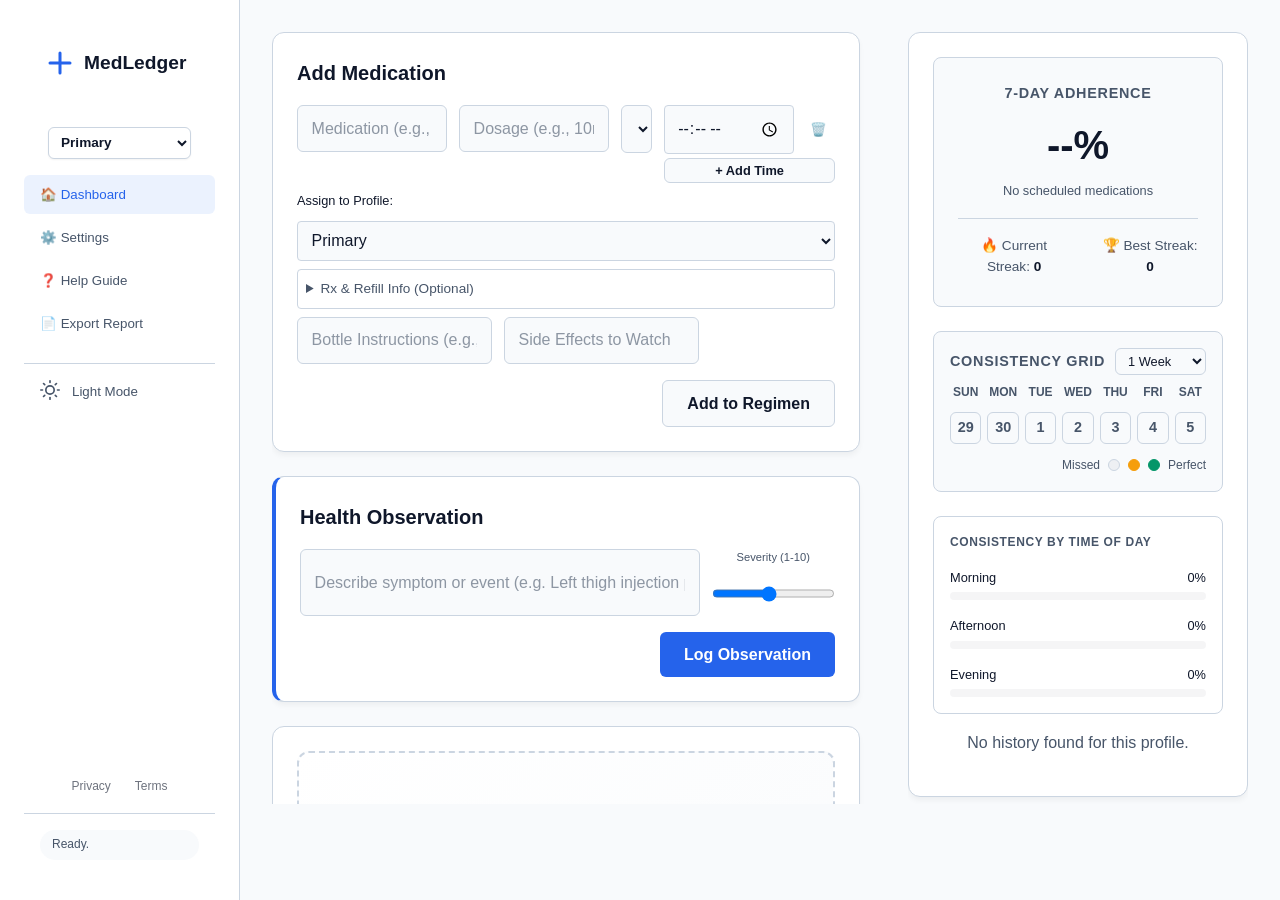
<file: index.html>
<!DOCTYPE html>
<html lang="en">
<head>
    <meta charset="UTF-8">
    <meta name="viewport" content="width=device-width, initial-scale=1.0">
    <meta name="theme-color" content="#18181b">
    <script>
        (function() {
            const savedTheme = localStorage.getItem('theme') || 'dark';
            document.documentElement.setAttribute('data-theme', savedTheme);
        })();
    </script>
    <link rel="stylesheet" href="newstyle.css">
    <link rel="manifest" href="manifest.json">
    <meta name="apple-mobile-web-app-capable" content="yes">
    <meta name="apple-mobile-web-app-status-bar-style" content="black-translucent">
    <meta name="apple-mobile-web-app-title" content="MedLedger">
    <link rel="apple-touch-icon" href="/icon.png">
    <meta http-equiv="Content-Security-Policy" content="default-src 'self'; script-src 'self' 'unsafe-inline' https://accounts.google.com; style-src 'self' 'unsafe-inline' https://fonts.googleapis.com; font-src 'self' https://fonts.gstatic.com; connect-src 'self' https://www.googleapis.com https://www.wikidata.org https://api.fda.gov https://accounts.google.com; img-src 'self' data:; frame-src https://accounts.google.com; worker-src 'self'; child-src https://accounts.google.com; object-src 'none';">
    <title>MedLedger</title>
</head>
<body>
    <div class="app-shell">
        <aside class="sidebar-nav">
            <div class="sidebar-brand-container">
                <div class="sidebar-brand" style="padding: 0;">
                    <svg width="24" height="24" viewBox="0 0 24 24" fill="none" stroke="var(--accent-color)" stroke-width="3" stroke-linecap="round" stroke-linejoin="round">
                        <path d="M12 2v20M2 12h20"/>
                    </svg>
                    <span>MedLedger</span>
                </div>
                <select id="global-profile-sidebar" class="global-profile-select">
                    <option value="Primary">Primary</option>
                </select>
            </div>
            
            <nav style="padding-top: 1rem;">
                <button id="nav-dashboard" class="nav-item active">🏠 Dashboard</button>
                <button id="nav-dev-mode-btn" class="nav-item nav-dev-mode-btn" style="display: none;">🛠 Dev Mode</button>
                <button id="nav-settings-toggle" class="nav-item">⚙️ Settings</button>
                <button id="nav-help-toggle" class="nav-item">❓ Help Guide</button>
                <button id="nav-export-report" class="nav-item">📄 Export Report</button>
                
                <button class="nav-item theme-toggle-btn" aria-label="Toggle Theme" style="display: flex; align-items: center; gap: 0.75rem; margin-top: 1rem; padding-top: 1rem; border-top: 1px solid var(--border-color); border-radius: 0;">
                    <span class="theme-icon-slot"></span>
                    <span class="theme-text-slot">Theme</span>
                </button>
            </nav>
            <div style="margin-top: auto; display: flex; flex-direction: column;">
                <div style="display: flex; justify-content: center; gap: 1.5rem; padding-bottom: 1rem; font-size: 0.75rem;">
                    <a href="privacy.html" class="legal-link">Privacy</a>
                    <a href="terms.html" class="legal-link">Terms</a>
                </div>
                <div id="sidebar-status-container" style="padding: 1rem; border-top: 1px solid var(--border-color);">
                    <div id="sidebar-status" class="status-indicator">Initializing...</div>
                </div>
            </div>
        </aside>

        <header class="app-header">
            <div class="header-content">
                <div class="header-branding">
                    <h1>MedLedger</h1>
                </div>

                <div class="header-restricted-zone">
                    <div class="nav-dev-mode-btn" style="display: none;">
                        <button id="header-dev-mode-toggle" aria-label="Toggle Dev Mode" class="icon-btn" style="color: var(--danger-color);">
                            <svg width="20" height="20" viewBox="0 0 24 24" fill="none" stroke="currentColor" stroke-width="2" stroke-linecap="round" stroke-linejoin="round">
                                <path d="M10.29 3.86L1.82 18a2 2 0 0 0 1.71 3h16.94a2 2 0 0 0 1.71-3L13.71 3.86a2 2 0 0 0-3.42 0z"></path>
                                <line x1="12" y1="9" x2="12" y2="13"></line>
                                <line x1="12" y1="17" x2="12.01" y2="17"></line>
                            </svg>
                        </button>
                    </div>
                </div>

                <div class="header-controls">
                    <button id="header-help-toggle" aria-label="Help" class="icon-btn">
                        <svg width="20" height="20" viewBox="0 0 24 24" fill="none" stroke="currentColor" stroke-width="2" stroke-linecap="round" stroke-linejoin="round">
                            <circle cx="12" cy="12" r="10"></circle>
                            <path d="M9.09 9a3 3 0 0 1 5.83 1c0 2-3 3-3 3"></path>
                            <line x1="12" y1="17" x2="12.01" y2="17"></line>
                        </svg>
                    </button>
                    <button aria-label="Toggle Theme" class="icon-btn theme-toggle-btn">
                        <span class="theme-icon-slot"></span>
                    </button>
                    <button id="settings-toggle" aria-label="Settings" class="icon-btn">
                        <svg width="20" height="20" viewBox="0 0 24 24" fill="none" stroke="currentColor" stroke-width="2" stroke-linecap="round" stroke-linejoin="round">
                            <circle cx="12" cy="12" r="3"></circle>
                            <path d="M19.4 15a1.65 1.65 0 0 0 .33 1.82l.06.06a2 2 0 0 1 0 2.83 2 2 0 0 1-2.83 0l-.06-.06a1.65 1.65 0 0 0-1.82-.33 1.65 1.65 0 0 0-1 1.51V21a2 2 0 0 1-2 2 2 2 0 0 1-2-2v-.09A1.65 1.65 0 0 0 9 19.4a1.65 1.65 0 0 0-1.82.33l-.06.06a2 2 0 0 1 0-2.83 2 2 0 0 1 2.83 0l.06.06a1.65 1.65 0 0 0 1.82.33H9a1.65 1.65 0 0 0 1-1.51V3a2 2 0 0 1 2-2 2 2 0 0 1 2 2v.09a1.65 1.65 0 0 0 1 1.51 1.65 1.65 0 0 0 1.82-.33l.06-.06a2 2 0 0 1 2.83 0 2 2 0 0 1 0 2.83l-.06.06a1.65 1.65 0 0 0-.33 1.82V9a1.65 1.65 0 0 0 1.51 1H21a2 2 0 0 1 2 2 2 2 0 0 1-2 2h-.09a1.65 1.65 0 0 0-1.51 1z"></path>
                        </svg>
                    </button>
                    <div id="status-bar" class="status-indicator" style="display: none;"></div>
                </div>
            </div>
        </header>

        <main id="app">
            <div class="main-content-area">
                <div class="mobile-utility-bar">
                    <div class="mobile-utility-row">
                        <select id="global-profile-mobile" class="global-profile-select">
                            <option value="Primary">Primary</option>
                        </select>
                        <div id="status-bar-mobile" class="status-indicator">Initializing...</div>
                    </div>
                </div>

                <section id="med-config" class="card">
                    <h2>Add Medication</h2>
                    <form id="add-med-form">
                        <div class="inline-form" style="margin-bottom: 0.5rem; align-items: flex-start;">
                            <input type="text" id="new-med-name" placeholder="Medication (e.g., Lisinopril)" required style="flex: 1.5;">
                            <input type="text" id="new-med-dose" placeholder="Dosage (e.g., 10mg)" required style="flex: 1;">
                            <select id="new-med-freq" required style="flex: 1.5;">
                                <option value="Daily" selected>Daily</option>
                                <option value="Morning">Morning</option>
                                <option value="Night">Night</option>
                                <option value="Weekly">Weekly</option>
                                <option value="As Needed">As Needed (PRN)</option>
                                <option value="Specific Days">Specific Days</option>
                                <option value="Cyclic">Cyclic (On/Off)</option>
                            </select>
                            <div style="display: flex; flex-direction: column; gap: 0.25rem; flex: 1;">
                                <div id="new-med-times-container" style="display: flex; flex-direction: column; gap: 0.25rem;">
    <!-- Wrap the default input in a flex row with a remove button -->
    <div style="display: flex; gap: 0.5rem; align-items: center;">
        <input type="time" class="time-input" style="flex: 1; padding: 0.75rem; border: 1px solid var(--border-color); border-radius: 4px; background-color: var(--bg-primary); color: var(--text-primary); font-family: inherit;">
        <button type="button" class="icon-btn" style="color: var(--danger-color);" onclick="this.parentElement.remove()" aria-label="Remove time">🗑️</button>
    </div>
</div>
                                <button type="button" id="btn-add-time" class="btn btn-secondary" style="padding: 0.25rem; font-size: 0.8rem;">+ Add Time</button>
                            </div>
                        </div>

                        <div id="new-med-specific-days" style="display: none; margin-bottom: 0.5rem; flex: 100%;">
                            <label class="form-label" style="font-size: 0.8rem; margin-bottom: 0.25rem; display: block;">Select Days:</label>
                            <div class="days-picker" style="display: flex; gap: 0.5rem; flex-wrap: wrap; background: var(--bg-primary); padding: 0.5rem; border: 1px solid var(--border-color); border-radius: 4px;">
                                <label><input type="checkbox" name="new-med-days" value="0"> Sun</label>
                                <label><input type="checkbox" name="new-med-days" value="1"> Mon</label>
                                <label><input type="checkbox" name="new-med-days" value="2"> Tue</label>
                                <label><input type="checkbox" name="new-med-days" value="3"> Wed</label>
                                <label><input type="checkbox" name="new-med-days" value="4"> Thu</label>
                                <label><input type="checkbox" name="new-med-days" value="5"> Fri</label>
                                <label><input type="checkbox" name="new-med-days" value="6"> Sat</label>
                            </div>
                        </div>

                        <div id="new-med-cyclic" style="display: none; margin-bottom: 0.5rem; gap: 0.5rem; flex: 100%;">
                            <div style="flex: 1;">
                                <label class="form-label" style="font-size: 0.8rem;">Days On</label>
                                <input type="number" id="new-med-cycle-on" placeholder="e.g. 21" style="width: 100%; padding: 0.5rem; background: var(--bg-primary); border: 1px solid var(--border-color); border-radius: 4px; color: var(--text-primary);">
                            </div>
                            <div style="flex: 1;">
                                <label class="form-label" style="font-size: 0.8rem;">Days Off</label>
                                <input type="number" id="new-med-cycle-off" placeholder="e.g. 7" style="width: 100%; padding: 0.5rem; background: var(--bg-primary); border: 1px solid var(--border-color); border-radius: 4px; color: var(--text-primary);">
                            </div>
                            <div style="flex: 1;">
                                <label class="form-label" style="font-size: 0.8rem;">Cycle Start Date</label>
                                <input type="date" id="new-med-cycle-start" style="width: 100%; padding: 0.5rem; background: var(--bg-primary); border: 1px solid var(--border-color); border-radius: 4px; color: var(--text-primary);">
                            </div>
                        </div>

                        <div class="form-group" style="margin-bottom: 0.5rem;">
                            <label class="form-label" style="font-size: 0.8rem; margin-bottom: 0.25rem; display: block;">Assign to Profile:</label>
                            <select id="new-med-profile" style="width: 100%; padding: 0.6rem; background: var(--bg-primary); border: 1px solid var(--border-color); border-radius: 4px; color: var(--text-primary);">
                                <option value="Primary">Primary</option>
                                <option value="ADD_NEW">+ Create New Profile...</option>
                            </select>
                        </div>

                        <details style="margin-bottom: 0.5rem; border: 1px solid var(--border-color); padding: 0.5rem; border-radius: 4px; background: var(--bg-surface);">
                            <summary style="cursor: pointer; font-size: 0.85rem; color: var(--text-secondary); font-weight: 500; user-select: none;">Rx & Refill Info (Optional)</summary>
                            <div class="inline-form" style="margin-top: 0.75rem;">
                                <input type="text" id="new-med-rx" placeholder="Rx Number" style="flex: 1; font-size: 0.9rem; padding: 0.6rem;">
                                <input type="text" id="new-med-doctor" placeholder="Doctor Name" style="flex: 1; font-size: 0.9rem; padding: 0.6rem;">
                                <input type="tel" id="new-med-phone" placeholder="Pharmacy Phone" style="flex: 1; font-size: 0.9rem; padding: 0.6rem;">
                            </div>
                        </details>

                        <div class="inline-form" style="margin-bottom: 0.5rem;">
                            <input type="text" id="new-med-instructions" placeholder="Bottle Instructions (e.g., Take with food)" style="flex: 2;">
                            <input type="text" id="new-med-side-effects" placeholder="Side Effects to Watch" style="flex: 2;">
                            <div style="display:flex; flex:1.5; gap:0.5rem;">
                                <input type="number" id="new-med-inventory" placeholder="Initial Count" min="0" style="flex: 1; display: none;">
                                <input type="number" id="new-med-prescribed-qty" placeholder="Typical Qty (e.g. 30)" min="1" style="flex: 1; display: none; background:var(--bg-primary); border:1px solid var(--border-color); border-radius:4px; color:var(--text-primary); padding:0.75rem;">
                            </div>
                        </div>
                        <div class="action-group" style="justify-content: flex-end;">
                            <button type="submit" class="btn btn-secondary">Add to Regimen</button>
                        </div>
                    </form>
                </section>

                <section id="health-observations" class="card" style="border-left: 4px solid var(--accent-color);">
                    <h2>Health Observation</h2>
                    <form id="obs-form">
                        <div class="inline-form" style="margin-bottom: 1rem;">
                            <input type="text" id="obs-text" placeholder="Describe symptom or event (e.g. Left thigh injection pain)" required style="flex: 3;">
                            <div style="flex: 1; display: flex; flex-direction: column; gap: 0.25rem;">
                                <label style="font-size: 0.7rem; color: var(--text-secondary); text-align: center;">Severity (1-10)</label>
                                <input type="range" id="obs-severity" min="1" max="10" value="5" style="width: 100%;">
                            </div>
                        </div>
                        <div class="action-group" style="justify-content: flex-end;">
                            <button type="submit" class="btn btn-primary">Log Observation</button>
                        </div>
                    </form>
                </section>
                
                <div class="tab-navigation" style="justify-content: flex-start; align-items: center;">
                    <button id="tab-today" class="tab-btn active">Today's Regimen</button>
                    <button id="tab-history" class="tab-btn">History Log</button>
                </div>

                <section id="daily-schedule" class="card tab-view active-view">
                    <form id="med-form">
                        <div id="checklist-container" class="checklist"></div>
                        <div class="datetime-override">
                            <label for="manual-time" class="override-label">Time Taken (Leave blank for 'Now'):</label>
                            <input type="datetime-local" id="manual-time">
                        </div>
                        <div class="action-group">
                            <button type="button" id="btn-submit-selected" class="btn btn-secondary">Log Selected</button>
                            <button type="button" id="btn-submit-all" class="btn btn-primary">Log All Medications</button>
                        </div>
                    </form>
                </section>
            </div>

            <div class="side-content-area">
                <section id="log-history" class="card tab-view hidden-view">
                    <div id="adherence-dashboard" style="background-color: var(--bg-primary); border: 1px solid var(--border-color); border-radius: 8px; padding: 1.5rem; margin-bottom: 1.5rem; text-align: center; display: flex; flex-direction: column; align-items: center; position: relative;">
                        <h3 style="margin: 0; font-size: 0.9rem; color: var(--text-secondary); text-transform: uppercase; letter-spacing: 0.05em;">7-Day Adherence</h3>
                        <div id="adherence-score" style="font-size: 2.5rem; font-weight: bold; color: var(--text-primary); margin-top: 0.5rem;">--%</div>
                        <div id="adherence-subtext" style="font-size: 0.8rem; color: var(--text-secondary); margin-top: 0.25rem;">Calculating...</div>
                        <div class="streak-stats" style="display: flex; justify-content: center; gap: 2rem; width: 100%; margin-top: 1rem; padding-top: 1rem; border-top: 1px solid var(--border-color); font-size: 0.85rem; color: var(--text-secondary);">
                            <div style="margin-bottom: 0.25rem;">🔥 Current Streak: <strong id="current-streak" style="color: var(--text-primary);">0</strong></div>
                            <div>🏆 Best Streak: <strong id="longest-streak" style="color: var(--text-primary);">0</strong></div>
                        </div>
                    </div>

                    <div id="heatmap-container" style="background-color: var(--bg-primary); border: 1px solid var(--border-color); border-radius: 8px; padding: 1rem; margin-bottom: 1.5rem;">
                        <div style="display: flex; justify-content: space-between; align-items: center; margin-bottom: 0.5rem;">
                            <h3 style="margin: 0; font-size: 0.9rem; color: var(--text-secondary); text-transform: uppercase; letter-spacing: 0.05em;">Consistency Grid</h3>
                            <select id="heatmap-range" style="width: auto; padding: 0.25rem 0.5rem; font-size: 0.8rem; border-color: var(--border-color);">
                                <option value="7" selected>1 Week</option>
                                <option value="30">1 Month</option>
                                <option value="90">3 Months</option>
                            </select>
                        </div>
                        <div id="heatmap-grid" class="heatmap-grid"></div>
                        <div id="heatmap-details" style="display:none; padding: 1rem; margin-top: 1rem; background: var(--bg-surface); border: 1px solid var(--border-color); border-radius: 6px; font-size: 0.9rem;"></div>
                        <div style="display: flex; justify-content: flex-end; align-items: center; gap: 0.5rem; margin-top: 0.75rem; font-size: 0.75rem; color: var(--text-secondary);">
                            <span>Missed</span>
                            <div class="heatmap-cell level-0" style="width: 12px; height: 12px; min-width: auto; min-height: auto;"></div>
                            <div class="heatmap-cell level-1" style="width: 12px; height: 12px; min-width: auto; min-height: auto;"></div>
                            <div class="heatmap-cell level-2" style="width: 12px; height: 12px; min-width: auto; min-height: auto;"></div>
                            <span>Perfect</span>
                        </div>
                    </div>
                    <div id="analytics-insights" class="insights-grid"></div>            
                    <ul id="history-list" class="history-feed"></ul>
                </section>
            </div>
            
            <div class="mobile-legal-footer" style="grid-column: 1 / -1; padding: 1rem 0; display: flex; justify-content: center; gap: 2rem; font-size: 0.85rem; border-top: 1px solid var(--border-color); margin-top: 1rem;">
                <a href="privacy.html" class="legal-link">Privacy Policy</a>
                <a href="terms.html" class="legal-link">Terms of Service</a>
            </div>
        </main>
    </div>

    <dialog id="settings-modal" class="card modal" style="max-height: 90vh; overflow-y: auto;">
        <h2>System Settings</h2>
        <div class="checklist" style="margin-bottom: 2rem;">
            <label class="med-item" style="cursor:pointer; margin-bottom: 0.5rem;">
                <input type="checkbox" id="toggle-babysitter" class="med-checkbox">
                <span class="med-details">
                    <span class="med-name">No Babysitter Mode</span>
                    <span class="med-dose">Disables all confirmation dialogs for deletions.</span>
                </span>
            </label>
            <label class="med-item" style="cursor:pointer; margin-bottom: 0.5rem;">
                <input type="checkbox" id="toggle-expert" class="med-checkbox">
                <span class="med-details">
                    <span class="med-name">Expert Mode</span>
                    <span class="med-dose">Double-click to instantly log a med. Ctrl+Enter to batch log.</span>
                </span>
            </label>
            <label class="med-item" style="cursor:pointer; margin-bottom: 0.5rem;">
                <input type="checkbox" id="toggle-reminders" class="med-checkbox">
                <span class="med-details">
                    <span class="med-name">Enable Local Reminders</span>
                    <span class="med-dose">Triggers native push notifications for scheduled items.</span>
                </span>
            </label>
            <label class="med-item" style="cursor:pointer;">
                <input type="checkbox" id="toggle-inventory" class="med-checkbox">
                <span class="med-details">
                    <span class="med-name">Enable Pill Tracker</span>
                    <span class="med-dose">Tracks remaining pills and warns when inventory is low.</span>
                </span>
            </label>
            <label class="med-item" style="cursor:pointer; margin-bottom: 0.5rem;">
                <input type="checkbox" id="toggle-lookup" class="med-checkbox">
                <span class="med-details">
                    <span class="med-name">Enable Clinical Lookups</span>
                    <span class="med-dose">Auto-fetches drug info from OpenFDA/Wikidata when adding meds.</span>
                </span>
            </label>
        </div>

        <div style="border-top: 1px solid var(--border-color); padding-top: 1rem; margin-top: 1rem;">
            <button type="button" id="btn-launch-theme-creator" class="btn btn-secondary" style="width:100%; position:relative; overflow:hidden; display:flex; align-items:center; justify-content:center; gap:0.75rem;">
                <div id="theme-btn-preview" style="position:absolute; bottom:0; left:0; width:100%; height:4px; opacity:0.8;"></div>
                🎨 Launch Theme Creator
            </button>
        </div>

        <div style="border-top: 1px solid var(--border-color); padding-top: 1.5rem; margin-top: 1.5rem; margin-bottom: 2rem;">
            <h3 style="font-size: 1rem; margin-bottom: 1rem; color: var(--danger-color); display: flex; align-items: center; gap: 0.5rem;">
                <svg width="18" height="18" viewBox="0 0 24 24" fill="none" stroke="currentColor" stroke-width="2" stroke-linecap="round" stroke-linejoin="round"><path d="M10.29 3.86L1.82 18a2 2 0 0 0 1.71 3h16.94a2 2 0 0 0 1.71-3L13.71 3.86a2 2 0 0 0-3.42 0z"></path><line x1="12" y1="9" x2="12" y2="13"></line><line x1="12" y1="17" x2="12.01" y2="17"></line></svg>
                Advanced / Testing
            </h3>
            <label class="med-item" style="cursor:pointer; margin-bottom: 0.5rem; border: 1px solid var(--border-color);">
                <input type="checkbox" id="toggle-dev-menu" class="med-checkbox" style="accent-color: var(--danger-color);">
                <span class="med-details">
                    <span class="med-name">Enable Developer Sandbox</span>
                    <span class="med-dose">Shows the Dev Mode toggle in the navigation menu.</span>
                </span>
            </label>
            <div id="dev-menu-warning" style="display: none; padding: 1rem; background: rgba(239, 68, 68, 0.05); border: 1px solid var(--danger-color); border-radius: 8px; margin-left: 2.5rem; margin-bottom: 1rem;">
                <label style="display: flex; align-items: flex-start; gap: 0.75rem; cursor: pointer;">
                    <input type="checkbox" id="confirm-dev-mode" class="med-checkbox" style="margin: 0; width: 1.5rem; height: 1.5rem; accent-color: var(--danger-color);">
                    <span style="font-size: 0.85rem; color: var(--text-primary); line-height: 1.4;">
                        I understand that activating Dev Mode overwrites the active view with <strong>fake, procedurally generated data</strong> for testing purposes.
                    </span>
                </label>
            </div>
        </div>
        
        <form id="vault-auth-form" class="vault-section" style="border-top: 1px solid var(--border-color); padding-top: 1.5rem;" onsubmit="event.preventDefault();">
            <h2>The Data Vault</h2>
            <p style="font-size: 0.875rem; color: var(--text-secondary); margin-bottom: 1rem;">Set a password to encrypt data locally before syncing or exporting.</p>
            <input type="text" name="username" autocomplete="username" value="MedLedger_Vault" style="position: absolute; width: 1px; height: 1px; opacity: 0; pointer-events: none;" tabindex="-1">
            <div class="form-group vault-input-wrapper">
                <input type="password" id="vault-password" name="password" placeholder="Encryption Password" autocomplete="current-password">
                <button type="button" id="btn-peek-password" class="icon-btn peek-btn" aria-label="Peek at Password">
                    <svg id="peek-icon" width="20" height="20" viewBox="0 0 24 24" fill="none" stroke="currentColor" stroke-width="2" stroke-linecap="round" stroke-linejoin="round">
                        <path d="M1 12s4-8 11-8 11 8 11 8-4 8-11 8-11-8-11-8z"></path>
                        <circle cx="12" cy="12" r="3"></circle>
                    </svg>
                </button>
            </div>
            <div id="session-lock-controls" style="display: none; justify-content: space-between; align-items: center; margin-top: 0.5rem; padding: 0.5rem; background: rgba(16, 185, 129, 0.1); border-radius: 4px; border: 1px solid var(--success-color);">
                <span style="font-size: 0.85rem; color: var(--success-color); display: flex; align-items: center; gap: 0.5rem;">
                    <svg width="16" height="16" viewBox="0 0 24 24" fill="none" stroke="currentColor" stroke-width="2" stroke-linecap="round" stroke-linejoin="round"><rect x="3" y="11" width="18" height="11" rx="2" ry="2"></rect><path d="M7 11V7a5 5 0 0 1 10 0v4"></path></svg>
                    Vault Unlocked
                </span>
                <button type="button" id="btn-lock-vault" class="btn btn-secondary" style="padding: 0.25rem 0.75rem; font-size: 0.8rem;">Lock Now</button>
            </div>
            <div style="margin-top: 1.5rem; padding: 1rem; background: rgba(0,0,0,0.1); border-radius: 4px; border: 1px solid var(--border-color);">
                <h3 style="font-size: 1rem; margin-bottom: 0.75rem; display: flex; align-items: center; gap: 0.5rem;">
                    <svg width="18" height="18" viewBox="0 0 24 24" fill="none" stroke="currentColor" stroke-width="2" stroke-linecap="round" stroke-linejoin="round"><path d="M21 15v4a2 2 0 0 1-2 2H5a2 2 0 0 1-2-2v-4"></path><polyline points="17 8 12 3 7 8"></polyline><line x1="12" y1="3" x2="12" y2="15"></line></svg>
                    Cloud Sync (Google Drive)
                </h3>
                <button type="button" id="btn-gdrive-login" class="btn btn-secondary" style="width: 100%;">Sign in to Google</button>
                <div id="cloud-sync-controls" class="cloud-controls" style="display: none; flex-wrap: wrap;">
                    <button type="button" id="btn-cloud-push" class="btn btn-primary" style="flex: 1;">Push to Cloud</button>
                    <button type="button" id="btn-cloud-pull" class="btn btn-secondary" style="flex: 1;">Pull from Cloud</button>
                    <button type="button" id="btn-gdrive-logout" class="btn btn-danger" style="flex: 100%; margin-top: 0.5rem; margin-right: 0;">Disconnect Cloud</button>
                </div>
            </div>
            <div style="margin-top: 1rem; padding: 1rem; background: rgba(0,0,0,0.1); border-radius: 4px; border: 1px solid var(--border-color);">
                <h3 style="font-size: 1rem; margin-bottom: 0.75rem; display: flex; align-items: center; gap: 0.5rem;">
                    <svg width="18" height="18" viewBox="0 0 24 24" fill="none" stroke="currentColor" stroke-width="2" stroke-linecap="round" stroke-linejoin="round"><path d="M22 19a2 2 0 0 1-2 2H4a2 2 0 0 1-2-2V5a2 2 0 0 1 2-2h5l2 3h9a2 2 0 0 1 2 2z"></path></svg>
                    Local Vault
                </h3>
                <div class="action-group" style="margin: 0;">
                    <button type="button" id="btn-export-vault" class="btn btn-secondary" style="font-size: 0.85rem; flex: 1;">Backup Device</button>
                    <label for="import-vault-file" class="btn btn-secondary" style="cursor: pointer; font-size: 0.85rem; flex: 1; text-align: center; margin: 0;">Restore Device</label>
                    <input type="file" id="import-vault-file" accept=".medvault,.json" style="display: none;" onclick="this.value=null;">
                </div>
                <div style="text-align: center; margin-top: 0.75rem;">
                    <a href="inspector.html" target="_blank" style="color: var(--accent-color); font-size: 0.8rem; text-decoration: none; font-weight: 500;">🔍 Open Vault Data Inspector</a>
                </div>
            </div>
            <div style="margin-top: 1rem; padding: 1rem; background: rgba(0,0,0,0.1); border-radius: 4px; border: 1px solid var(--border-color);">
                <h3 style="font-size: 1rem; margin-bottom: 0.75rem; display: flex; align-items: center; gap: 0.5rem;">
                    <svg width="18" height="18" viewBox="0 0 24 24" fill="none" stroke="currentColor" stroke-width="2" stroke-linecap="round" stroke-linejoin="round"><path d="M14 2H6a2 2 0 0 0-2 2v16a2 2 0 0 0 2 2h12a2 2 0 0 0 2-2V8z"></path><polyline points="14 2 14 8 20 8"></polyline><line x1="16" y1="13" x2="8" y2="13"></line><line x1="16" y1="17" x2="8" y2="17"></line><polyline points="10 9 9 9 8 9"></polyline></svg>
                    Clinician Reports
                </h3>
                <div class="action-group" style="margin: 0;">
                    <button type="button" id="btn-export-csv" class="btn btn-secondary" style="font-size: 0.85rem; flex: 1;">Data (CSV)</button>
                    <button type="button" id="btn-export-html" class="btn btn-primary" style="font-size: 0.85rem; flex: 2;">Printable Report (HTML)</button>
                </div>
            </div>
            <div style="margin-top: 1rem; padding: 1rem; background: rgba(0,0,0,0.1); border-radius: 4px; border: 1px solid var(--border-color);">
                <h3 style="font-size: 1rem; margin-bottom: 0.75rem; display: flex; align-items: center; gap: 0.5rem;">
                    <svg width="18" height="18" viewBox="0 0 24 24" fill="none" stroke="currentColor" stroke-width="2" stroke-linecap="round" stroke-linejoin="round"><rect x="2" y="2" width="20" height="8" rx="2" ry="2"></rect><rect x="2" ry="2" y="14" width="20" height="8" rx="2" ry="2"></rect><line x1="6" y1="6" x2="6.01" y2="6"></line><line x1="6" y1="18" x2="6.01" y2="18"></line></svg>
                    Data Management
                </h3>
                <div class="inline-form" style="margin-bottom: 0.5rem; align-items: stretch;">
                    <input type="number" id="archive-days" value="90" min="1" style="flex: 1; padding: 0.5rem; max-width: 80px;" title="Days to keep active">
                    <button type="button" id="btn-archive-logs" class="btn btn-secondary" style="flex: 2; font-size: 0.85rem;">Archive Older Days</button>
                </div>
                <button type="button" id="btn-restore-archives" class="btn btn-primary" style="width: 100%; font-size: 0.85rem; margin-top: 0.25rem;">Restore All Archives to Active</button>
            </div>
            <div id="vault-status" style="margin-top: 0.5rem; font-size: 0.875rem; font-weight: bold; text-align: center;"></div>
        </form>
        <div class="action-group modal-actions" style="margin-top: 1.5rem;">
            <button type="button" id="btn-close-settings" class="btn btn-primary" style="width:100%;">Done</button>
        </div>
    </dialog>

    <dialog id="edit-med-modal" class="card modal" style="max-height: 90vh; overflow-y: auto;">
        <h2>Edit Medication</h2>
        <form id="edit-med-form" class="edit-form">
            <input type="hidden" id="edit-med-id">
            <div class="form-group">
                <label class="form-label" for="edit-med-name">Name</label>
                <input type="text" id="edit-med-name" required>
            </div>
            <div class="form-group">
                <label class="form-label" for="edit-med-dose">Dosage</label>
                <input type="text" id="edit-med-dose" required>
            </div>
            <div class="form-group">
                <label class="form-label" for="edit-med-profile">Assigned Profile</label>
                <select id="edit-med-profile" style="padding: 0.75rem; border: 1px solid var(--border-color); border-radius: 4px; background: var(--bg-primary); color: var(--text-primary);">
                    <option value="Primary">Primary</option>
                </select>
            </div>
            <div class="form-group">
                <label class="form-label" for="edit-med-freq">Frequency</label>
                <select id="edit-med-freq" required>
                    <option value="Daily">Daily</option>
                    <option value="Morning">Morning</option>
                    <option value="Night">Night</option>
                    <option value="Weekly">Weekly</option>
                    <option value="As Needed">As Needed (PRN)</option>
                    <option value="Specific Days">Specific Days</option>
                    <option value="Cyclic">Cyclic (On/Off)</option>
                </select>
            </div>
            <div id="edit-med-specific-days" style="display: none; margin-bottom: 1rem;">
                <label class="form-label" style="font-size: 0.8rem; margin-bottom: 0.25rem; display: block;">Select Days:</label>
                <div style="display: flex; gap: 0.5rem; flex-wrap: wrap; background: var(--bg-primary); padding: 0.5rem; border: 1px solid var(--border-color); border-radius: 4px;">
                    <label><input type="checkbox" name="edit-med-days" value="0"> Sun</label>
                    <label><input type="checkbox" name="edit-med-days" value="1"> Mon</label>
                    <label><input type="checkbox" name="edit-med-days" value="2"> Tue</label>
                    <label><input type="checkbox" name="edit-med-days" value="3"> Wed</label>
                    <label><input type="checkbox" name="edit-med-days" value="4"> Thu</label>
                    <label><input type="checkbox" name="edit-med-days" value="5"> Fri</label>
                    <label><input type="checkbox" name="edit-med-days" value="6"> Sat</label>
                </div>
            </div>
            <div id="edit-med-cyclic" style="display: none; margin-bottom: 1rem; gap: 0.5rem; flex-wrap: wrap;">
                <div style="flex: 1; min-width: 80px;">
                    <label class="form-label" style="font-size: 0.8rem;">Days On</label>
                    <input type="number" id="edit-med-cycle-on" style="width: 100%; padding: 0.5rem; background: var(--bg-primary); border: 1px solid var(--border-color); border-radius: 4px; color: var(--text-primary);">
                </div>
                <div style="flex: 1; min-width: 80px;">
                    <label class="form-label" style="font-size: 0.8rem;">Days Off</label>
                    <input type="number" id="edit-med-cycle-off" style="width: 100%; padding: 0.5rem; background: var(--bg-primary); border: 1px solid var(--border-color); border-radius: 4px; color: var(--text-primary);">
                </div>
                <div style="flex: 1; min-width: 120px;">
                    <label class="form-label" style="font-size: 0.8rem;">Start Date</label>
                    <input type="date" id="edit-med-cycle-start" style="width: 100%; padding: 0.5rem; background: var(--bg-primary); border: 1px solid var(--border-color); border-radius: 4px; color: var(--text-primary);">
                </div>
            </div>
            <div class="form-group">
                <label class="form-label">Reminder Times</label>
                <div id="edit-med-times-container" style="display: flex; flex-direction: column; gap: 0.5rem; margin-bottom: 0.5rem;"></div>
                <button type="button" id="btn-edit-add-time" class="btn btn-secondary" style="padding: 0.5rem; font-size: 0.8rem; align-self: flex-start;">+ Add Another Time</button>
            </div>
            <details style="margin-bottom: 1rem; border: 1px solid var(--border-color); padding: 0.75rem; border-radius: 4px; background: rgba(0,0,0,0.1);">
                <summary style="cursor: pointer; font-size: 0.85rem; color: var(--text-secondary); font-weight: 500; user-select: none;">Rx & Refill Info (Optional)</summary>
                <div class="form-group" style="margin-top: 0.75rem;">
                    <label class="form-label" style="font-size: 0.8rem;" for="edit-med-rx">Rx Number</label>
                    <input type="text" id="edit-med-rx" style="padding: 0.6rem; font-size: 0.9rem;">
                </div>
                <div class="form-group">
                    <label class="form-label" style="font-size: 0.8rem;" for="edit-med-doctor">Prescribing Doctor</label>
                    <input type="text" id="edit-med-doctor" style="padding: 0.6rem; font-size: 0.9rem;">
                </div>
                <div class="form-group">
                    <label class="form-label" style="font-size: 0.8rem;" for="edit-med-phone">Pharmacy Phone</label>
                    <input type="tel" id="edit-med-phone" style="padding: 0.6rem; font-size: 0.9rem;">
                </div>
            </details>
            <div class="form-group">
                <label class="form-label" for="edit-med-instructions">Bottle Instructions</label>
                <input type="text" id="edit-med-instructions" placeholder="e.g., Do not crush" style="padding: 0.75rem; border: 1px solid var(--border-color); border-radius: 4px; background-color: var(--bg-primary); color: var(--text-primary); font-size: 1rem;">
            </div>
            <div class="form-group">
                <label class="form-label" for="edit-med-side-effects">Side Effects to Watch</label>
                <input type="text" id="edit-med-side-effects" placeholder="e.g., Drowsiness, Nausea" style="padding: 0.75rem; border: 1px solid var(--border-color); border-radius: 4px; background-color: var(--bg-primary); color: var(--text-primary); font-size: 1rem;">
            </div>
            
            <div class="form-group" id="edit-inventory-group" style="display: none;">
                <label class="form-label" for="edit-med-inventory">Inventory Supply</label>
                <div style="display:flex; gap:0.5rem;">
                    <input type="number" id="edit-med-inventory" placeholder="Pills left" min="0" style="flex:1; padding: 0.75rem; border: 1px solid var(--border-color); border-radius: 4px; background-color: var(--bg-primary); color: var(--text-primary); font-size: 1rem;">
                    <input type="number" id="edit-med-prescribed-qty" placeholder="Prescribed Qty" min="1" style="flex:1; padding: 0.75rem; border: 1px solid var(--border-color); border-radius: 4px; background-color: var(--bg-primary); color: var(--text-primary); font-size: 1rem;">
                </div>
                <div style="font-size: 0.75rem; color: var(--text-secondary); margin-top: 0.5rem;">
                    The supply alert triggers at 20% of your prescribed quantity or 30 days of supply.
                </div>
            </div>

            <div class="action-group modal-actions">
                <button type="button" id="btn-cancel-edit" class="btn btn-secondary">Cancel</button>
                <button type="button" id="btn-delete-med" class="btn btn-danger">Delete</button>
                <button type="submit" class="btn btn-primary">Save Changes</button>
            </div>
        </form>
    </dialog>

    <dialog id="theme-creator-modal" class="card modal" style="max-height: 90vh; width: 90%; max-width: 450px;">
        <h2 style="display: flex; align-items: center; gap: 0.5rem;">
            <svg width="24" height="24" viewBox="0 0 24 24" fill="none" stroke="currentColor" stroke-width="2" stroke-linecap="round" stroke-linejoin="round"><path d="M12 2.69l5.66 5.66a8 8 0 1 1-11.31 0z"/></svg>
            Theme Creator
        </h2>
        <p style="font-size: 0.85rem; color: var(--text-secondary); margin-bottom: 1.5rem;">
            Tweak the colors of the current theme to create your own signature look. Changes are visible instantly.
        </p>
        <div id="theme-creator-controls"></div>
        <div class="action-group modal-actions" style="margin-top: 1.5rem;">
            <button type="button" id="btn-reset-theme" class="btn btn-secondary" style="flex:1;">Reset</button>
            <button type="button" id="btn-cancel-theme" class="btn btn-secondary" style="flex:1;">Cancel</button>
            <button type="button" id="btn-save-theme" class="btn btn-primary" style="flex:2;">Save & Apply</button>
        </div>
    </dialog>

    <script src="app.js"></script>
    <script src="dev.js"></script>
    <script src="reports.js"></script>
    <script src="profiles.js"></script>
    <script src="engine.js"></script>
    <script src="clinical.js"></script>
    <script src="help.js"></script>
    <script src="ui.js"></script>
    <script src="vault.js"></script>
    <script src="analytics.js"></script>
    <script src="theming.js"></script>
    <script src="https://accounts.google.com/gsi/client" async defer onload="if(typeof initGoogleSync === 'function') initGoogleSync()"></script>
</body>
</html>
</file>
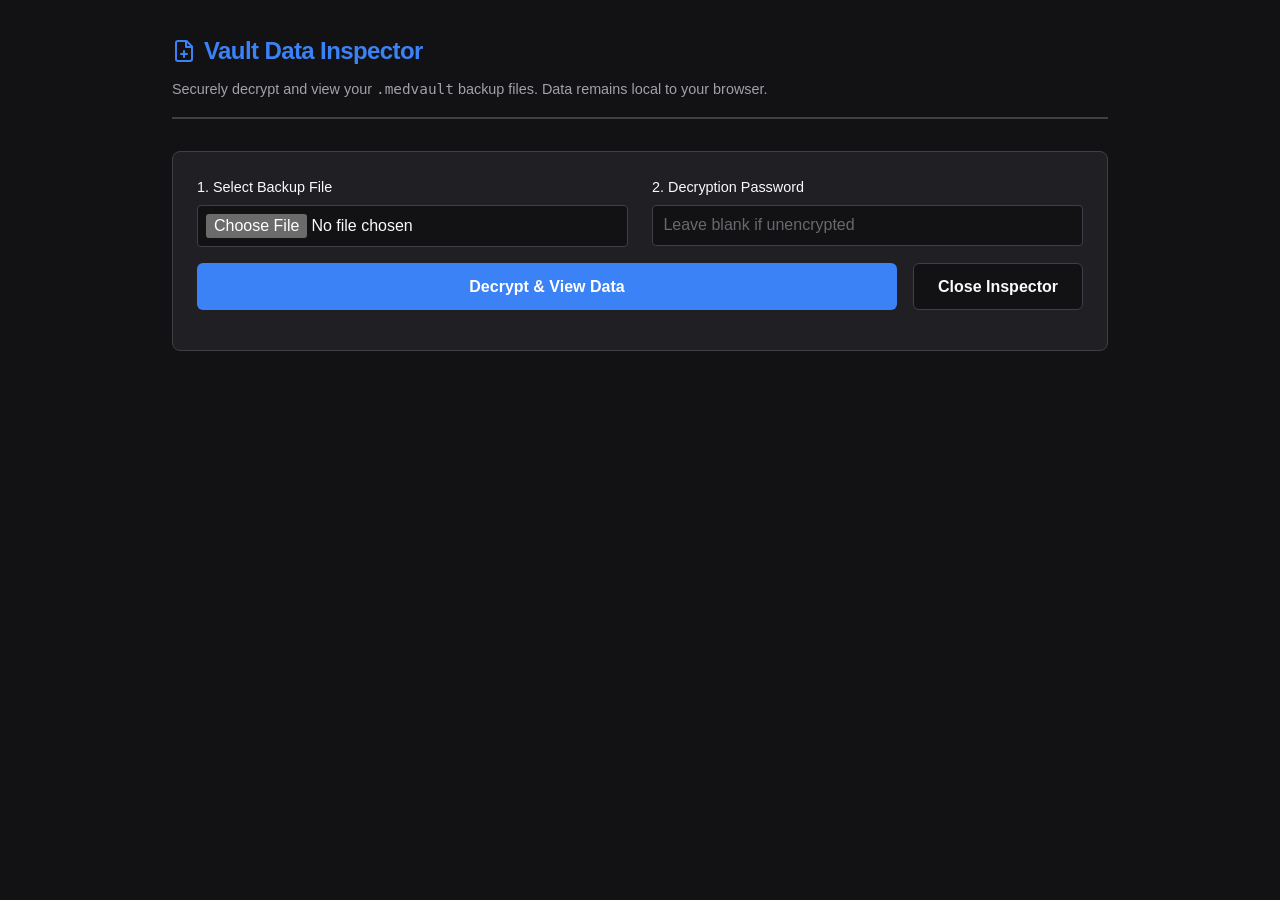
<file: inspector.html>
<!DOCTYPE html>
<html lang="en">
<head>
    <meta charset="UTF-8">
    <meta name="viewport" content="width=device-width, initial-scale=1.0">
    <title>MedLedger: Vault Inspector</title>
    <link rel="stylesheet" href="newstyle.css">
    <style>
        body {
            padding: 2rem;
            max-width: 1000px;
            margin: 0 auto;
        }
        .inspector-header {
            margin-bottom: 2rem;
            padding-bottom: 1rem;
            border-bottom: 2px solid var(--border-color);
        }
        .json-viewer {
            background-color: #0f172a;
            padding: 1.5rem;
            border-radius: 8px;
            overflow-x: auto;
            font-family: ui-monospace, SFMono-Regular, Menlo, Monaco, Consolas, monospace;
            font-size: 0.85rem;
            line-height: 1.6;
            white-space: pre-wrap;
            word-wrap: break-word;
            border: 1px solid var(--border-color);
            box-shadow: inset 0 2px 8px rgba(0,0,0,0.5);
            max-height: 65vh;
            overflow-y: auto;
        }
        /* Syntax Highlighting Colors */
        .json-key { color: #93c5fd; font-weight: 600; }     /* Light Blue */
        .json-string { color: #86efac; }                  /* Emerald */
        .json-number { color: #fde047; }                  /* Yellow */
        .json-boolean { color: #f9a8d4; }                 /* Pink */
        .json-null { color: #94a3b8; font-style: italic; }

        .controls-card {
            background: var(--bg-surface);
            padding: 1.5rem;
            border-radius: 8px;
            border: 1px solid var(--border-color);
            margin-bottom: 1.5rem;
        }
        .search-box {
            width: 100%;
            padding: 0.75rem;
            margin-top: 1rem;
            background: var(--bg-primary);
            border: 1px solid var(--border-color);
            border-radius: 4px;
            color: var(--text-primary);
            font-size: 0.9rem;
        }
    </style>
</head>
<body data-theme="dark">
    <div class="inspector-header">
        <h1 style="color: var(--accent-color); display: flex; align-items: center; gap: 0.5rem;">
            <svg width="24" height="24" viewBox="0 0 24 24" fill="none" stroke="currentColor" stroke-width="2" stroke-linecap="round" stroke-linejoin="round"><path d="M14.5 2H6a2 2 0 0 0-2 2v16a2 2 0 0 0 2 2h12a2 2 0 0 0 2-2V7.5L14.5 2z"></path><polyline points="14 2 14 8 20 8"></polyline><path d="M12 18v-6"></path><path d="M9 15h6"></path></svg>
            Vault Data Inspector
        </h1>
        <p style="color: var(--text-secondary); font-size: 0.9rem; margin-top: 0.5rem;">
            Securely decrypt and view your <code>.medvault</code> backup files. Data remains local to your browser.
        </p>
    </div>

    <div class="controls-card">
        <div style="display: grid; grid-template-columns: 1fr 1fr; gap: 1.5rem; margin-bottom: 1rem;">
            <div class="form-group">
                <label class="form-label">1. Select Backup File</label>
                <input type="file" id="inspector-file" accept=".medvault,.json" style="width: 100%; padding: 0.5rem; background: var(--bg-primary); border: 1px solid var(--border-color); border-radius: 4px; color: var(--text-primary);">
            </div>

            <div class="form-group">
                <label class="form-label">2. Decryption Password</label>
                <input type="password" id="inspector-password" placeholder="Leave blank if unencrypted" style="width: 100%; padding: 0.65rem; border: 1px solid var(--border-color); border-radius: 4px; background-color: var(--bg-primary); color: var(--text-primary);">
            </div>
        </div>

        <div class="action-group" style="margin: 0;">
            <button id="btn-inspect" class="btn btn-primary" style="flex: 1;">Decrypt & View Data</button>
            <button onclick="window.close()" class="btn btn-secondary">Close Inspector</button>
        </div>
        
        <input type="text" id="inspector-search" class="search-box" placeholder="Search data (med name, profile, date...)" style="display: none;">
        
        <div id="inspector-status" style="margin-top: 1rem; font-size: 0.85rem; font-weight: bold; text-align: center;"></div>
    </div>

    <div id="viewer-container" style="display: none;">
        <div style="display: flex; justify-content: space-between; align-items: center; margin-bottom: 0.5rem;">
            <h2 style="margin: 0; font-size: 1rem; color: var(--text-secondary);">Structure: Settings & Object Stores</h2>
            <button id="btn-copy" class="btn btn-secondary" style="padding: 0.25rem 0.75rem; font-size: 0.8rem;">Copy Raw JSON</button>
        </div>
        <pre id="json-output" class="json-viewer"></pre>
    </div>

    <script src="inspector.js"></script>
</body>
</html>
</file>
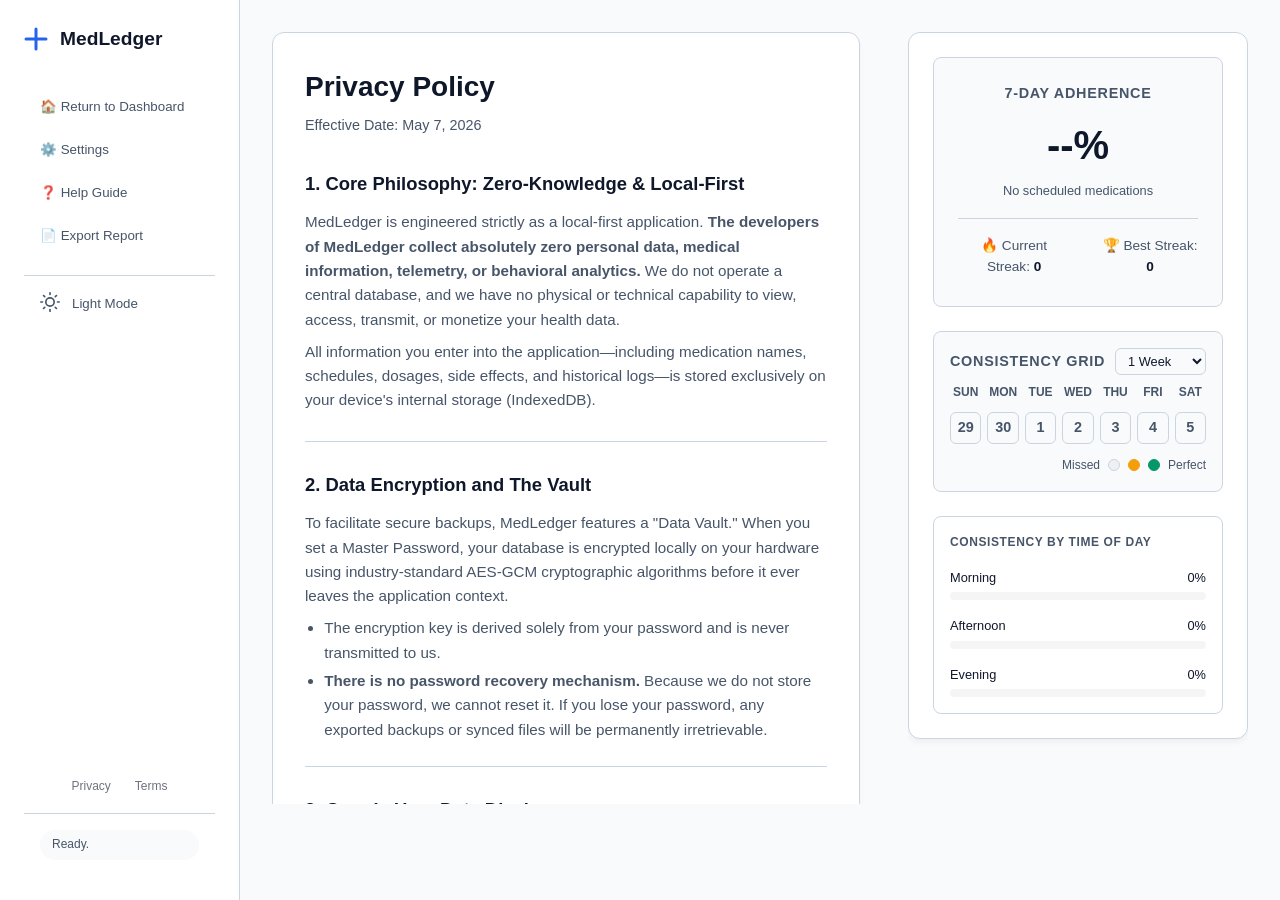
<file: privacy.html>
<!DOCTYPE html>
<html lang="en">
<head>
    <meta charset="UTF-8">
    <meta name="viewport" content="width=device-width, initial-scale=1.0">
    <meta name="theme-color" content="#18181b">
    <link rel="stylesheet" href="newstyle.css">
    <link rel="manifest" href="manifest.json">
    <meta name="apple-mobile-web-app-capable" content="yes">
    <meta name="apple-mobile-web-app-status-bar-style" content="black-translucent">
    <meta name="apple-mobile-web-app-title" content="MedLedger">
    <link rel="apple-touch-icon" href="/icon.png">
    <meta http-equiv="Content-Security-Policy" content="default-src 'self'; script-src 'self' 'unsafe-inline' https://accounts.google.com; style-src 'self' 'unsafe-inline' https://fonts.googleapis.com; font-src 'self' https://fonts.gstatic.com; connect-src 'self' https://www.googleapis.com https://www.wikidata.org https://api.fda.gov https://accounts.google.com; img-src 'self' data:; frame-src https://accounts.google.com; worker-src 'self'; child-src https://accounts.google.com; object-src 'none';">
    <title>Privacy Policy - MedLedger</title>
</head>
<body>
    <div class="app-shell">
        
        <aside class="sidebar-nav">
            <div class="sidebar-brand">
                <svg width="24" height="24" viewBox="0 0 24 24" fill="none" stroke="var(--accent-color)" stroke-width="3" stroke-linecap="round" stroke-linejoin="round">
                    <path d="M12 2v20M2 12h20"/>
                </svg>
                <span>MedLedger</span>
            </div>
            <nav>
                <button class="nav-item" onclick="window.location.href='index.html'">🏠 Return to Dashboard</button>
                
                <button class="nav-item nav-dev-mode-btn" onclick="if(typeof toggleDevMode === 'function') toggleDevMode()" style="display: none;">🛠 Dev Mode</button>
                
                <button class="nav-item" onclick="document.getElementById('settings-modal').showModal()">⚙️ Settings</button>
                <button class="nav-item" onclick="if(typeof openHelpModal === 'function') openHelpModal()">❓ Help Guide</button>
                <button class="nav-item" onclick="if(typeof exportHTMLReport === 'function') exportHTMLReport()">📄 Export Report</button>
                
                <button class="nav-item theme-toggle-btn" aria-label="Toggle Theme" style="display: flex; align-items: center; gap: 0.75rem; margin-top: 1rem; padding-top: 1rem; border-top: 1px solid var(--border-color); border-radius: 0;">
                    <span class="theme-icon-slot"></span>
                    <span class="theme-text-slot">Theme</span>
                </button>
            </nav>
            <div style="margin-top: auto; display: flex; flex-direction: column;">
                <div style="display: flex; justify-content: center; gap: 1.5rem; padding-bottom: 1rem; font-size: 0.75rem;">
                    <a href="privacy.html" class="legal-link">Privacy</a>
                    <a href="terms.html" class="legal-link">Terms</a>
                </div>
                <div id="sidebar-status-container" style="padding: 1rem; border-top: 1px solid var(--border-color);">
                    <div id="sidebar-status" class="status-indicator">Initializing...</div>
                </div>
            </div>
        </aside>

        <header class="app-header">
            <div class="header-content">
                <h1>MedLedger</h1>
                <div class="header-controls">
                    <div id="status-bar" class="status-indicator" style="display: none;">Initializing...</div>

                    <div class="nav-dev-mode-btn" style="display: none;">
                        <button aria-label="Toggle Dev Mode" class="icon-btn" onclick="if(typeof toggleDevMode === 'function') toggleDevMode()" style="color: var(--danger-color);">
                            <svg width="20" height="20" viewBox="0 0 24 24" fill="none" stroke="currentColor" stroke-width="2" stroke-linecap="round" stroke-linejoin="round">
                                <path d="M10.29 3.86L1.82 18a2 2 0 0 0 1.71 3h16.94a2 2 0 0 0 1.71-3L13.71 3.86a2 2 0 0 0-3.42 0z"></path>
                                <line x1="12" y1="9" x2="12" y2="13"></line>
                                <line x1="12" y1="17" x2="12.01" y2="17"></line>
                            </svg>
                        </button>
                    </div>
                    
                    <button class="icon-btn" onclick="window.location.href='index.html'" aria-label="Return to Dashboard">
                        <svg width="20" height="20" viewBox="0 0 24 24" fill="none" stroke="currentColor" stroke-width="2" stroke-linecap="round" stroke-linejoin="round">
                            <path d="M3 9l9-7 9 7v11a2 2 0 0 1-2 2H5a2 2 0 0 1-2-2z"></path>
                            <polyline points="9 22 9 12 15 12 15 22"></polyline>
                        </svg>
                    </button>
                    
                    <button id="help-toggle" aria-label="Help Guide" class="icon-btn" onclick="if(typeof openHelpModal === 'function') openHelpModal()">
                        <svg width="20" height="20" viewBox="0 0 24 24" fill="none" stroke="currentColor" stroke-width="2" stroke-linecap="round" stroke-linejoin="round">
                            <circle cx="12" cy="12" r="10"></circle>
                            <path d="M9.09 9a3 3 0 0 1 5.83 1c0 2-3 3-3 3"></path>
                            <line x1="12" y1="17" x2="12.01" y2="17"></line>
                        </svg>
                    </button>
                    
                    <button id="settings-toggle" aria-label="Settings" class="icon-btn" onclick="document.getElementById('settings-modal').showModal()">
                        <svg width="20" height="20" viewBox="0 0 24 24" fill="none" stroke="currentColor" stroke-width="2" stroke-linecap="round" stroke-linejoin="round">
                            <circle cx="12" cy="12" r="3"></circle>
                            <path d="M19.4 15a1.65 1.65 0 0 0 .33 1.82l.06.06a2 2 0 0 1 0 2.83 2 2 0 0 1-2.83 0l-.06-.06a1.65 1.65 0 0 0-1.82-.33 1.65 1.65 0 0 0-1 1.51V21a2 2 0 0 1-2 2 2 2 0 0 1-2-2v-.09A1.65 1.65 0 0 0 9 19.4a1.65 1.65 0 0 0-1.82.33l-.06.06a2 2 0 0 1 0-2.83 2 2 0 0 1 2.83 0l.06.06a1.65 1.65 0 0 0 1.82.33H9a1.65 1.65 0 0 0 1-1.51V3a2 2 0 0 1 2-2 2 2 0 0 1 2 2v.09a1.65 1.65 0 0 0 1 1.51 1.65 1.65 0 0 0 1.82-.33l.06-.06a2 2 0 0 1 2.83 0 2 2 0 0 1 0 2.83l-.06.06a1.65 1.65 0 0 0-.33 1.82V9a1.65 1.65 0 0 0 1.51 1H21a2 2 0 0 1 2 2 2 2 0 0 1-2 2h-.09a1.65 1.65 0 0 0-1.51 1z"></path>
                        </svg>
                    </button>
                    
                    <button aria-label="Toggle Theme" class="icon-btn theme-toggle-btn">
                        <span class="theme-icon-slot"></span>
                    </button>
                </div>
            </div>
        </header>

        <main id="app">
            
            <div class="main-content-area">
                <div class="card" style="padding: 2rem;">
                    <h2 style="font-size: 1.75rem; margin-bottom: 0.25rem;">Privacy Policy</h2>
                    <div style="color: var(--text-secondary); margin-bottom: 2rem; font-size: 0.9rem;">Effective Date: May 7, 2026</div>

                    <div class="help-section">
                        <h3>1. Core Philosophy: Zero-Knowledge & Local-First</h3>
                        <p>MedLedger is engineered strictly as a local-first application. <b>The developers of MedLedger collect absolutely zero personal data, medical information, telemetry, or behavioral analytics.</b> We do not operate a central database, and we have no physical or technical capability to view, access, transmit, or monetize your health data.</p>
                        <p>All information you enter into the application—including medication names, schedules, dosages, side effects, and historical logs—is stored exclusively on your device's internal storage (IndexedDB).</p>
                    </div>

                    <div class="help-section">
                        <h3>2. Data Encryption and The Vault</h3>
                        <p>To facilitate secure backups, MedLedger features a "Data Vault." When you set a Master Password, your database is encrypted locally on your hardware using industry-standard AES-GCM cryptographic algorithms before it ever leaves the application context.</p>
                        <ul style="padding-left: 1.2rem; margin-top: 0.5rem;">
                            <li style="margin-bottom: 0.25rem;">The encryption key is derived solely from your password and is never transmitted to us.</li>
                            <li style="margin-bottom: 0.25rem;"><b>There is no password recovery mechanism.</b> Because we do not store your password, we cannot reset it. If you lose your password, any exported backups or synced files will be permanently irretrievable.</li>
                        </ul>
                    </div>

                    <div class="help-section">
                        <h3>3. Google User Data Disclosure</h3>
                        <p>MedLedger's use and transfer to any other app of information received from Google APIs will adhere to the <a href="https://developers.google.com/terms/api-services-user-data-policy" target="_blank" style="color:var(--accent-color);">Google API Services User Data Policy</a>, including the Limited Use requirements.</p>
                        
                        <p><b>Data Accessed:</b> If the user explicitly opts-in to the "Cloud Sync" feature, MedLedger requests access to the <code>https://www.googleapis.com/auth/drive.appdata</code> permission scope. This scope grants the application access to a private, hidden folder within the user's Google Drive that is isolated from all other files and documents.</p>
                        
                        <p><b>Data Usage:</b> This access is used exclusively for the purpose of creating and maintaining encrypted backups of the user's medication data. Specific uses include:</p>
                        <ul style="padding-left: 1.2rem; margin-top: 0.5rem;">
                            <li style="margin-bottom: 0.25rem;"><b>Storage:</b> Uploading the user's locally AES-GCM encrypted <code>.medvault</code> database file to the application-specific Drive folder.</li>
                            <li style="margin-bottom: 0.25rem;"><b>Synchronization:</b> Downloading these encrypted files onto the user's other authorized devices to maintain data parity.</li>
                            <li><b>Isolation Policy:</b> The application cannot see, read, modify, or interact with any personal files, photos, or documents located in the user's broader Google Drive account.</li>
                        </ul>
                    </div>

                    <div class="help-section">
                        <h3>4. Clinical Data & Interaction Engine</h3>
                        <p>MedLedger utilizes external systems to provide informational clinical data, designed with privacy in mind:</p>
                        <ul style="padding-left: 1.2rem; margin-top: 0.5rem;">
                            <li style="margin-bottom: 0.5rem;"><b>Zero-Knowledge Interactions:</b> When a medication is added, the application cross-references it against a local database. This check happens entirely <b>offline</b> on the device.</li>
                            <li style="margin-bottom: 0.5rem;"><b>OpenFDA (api.fda.gov):</b> If enabled, the application queries this registry for drug descriptions and indications.</li>
                            <li><b>Wikidata (www.wikidata.org):</b> This service acts as a fallback for generic drug descriptions.</li>
                            <li style="margin-top: 0.5rem;"><b>Privacy Note:</b> These clinical queries contain only the text string of the medication name. They do not transmit dosages, user history, or identity.</li>
                        </ul>
                    </div>

                    <div class="help-section">
                        <h3>5. UI Assets and Typography</h3>
                        <p>To ensure a high-fidelity visual experience, MedLedger loads font assets from Google Fonts (<code>fonts.googleapis.com</code> and <code>fonts.gstatic.com</code>). These requests are limited to asset delivery and do not transmit medical or personal information.</p>
                    </div>

                    <div class="help-section">
                        <h3>6. Cookies and Local Storage</h3>
                        <p>MedLedger does not utilize tracking cookies, tracking pixels, or third-party advertising frameworks. The application relies entirely on HTML5 Local Storage and IndexedDB to maintain core functionality, such as theme preferences and notification timestamps.</p>
                    </div>

                    <div class="help-section">
                        <h3>7. Your Rights and Data Deletion</h3>
                        <p>Because data is owned and controlled entirely by the user on the local device, exercising the right to deletion is absolute and immediate. To permanently destroy all data, the user only needs to clear the browser's site data/cache for this application or uninstall the Progressive Web App (PWA). Once cleared locally and deleted from the hidden Google Drive app folder, the data ceases to exist.</p>
                    </div>

                    <div class="help-section">
                        <h3>8. Changes to This Policy</h3>
                        <p>This Privacy Policy may be updated periodically to reflect changes in application features or regulatory requirements. Changes are posted to this page, and continued use of the application constitutes acceptance of those changes.</p>
                    </div>
                </div>

                <div id="checklist-container" style="display: none;"></div>
                <ul id="history-list" style="display: none;"></ul>
            </div>

            <div class="side-content-area">
                <section id="log-history" class="card tab-view active-view" style="display: block !important;">
                    
                    <div id="adherence-dashboard" style="background-color: var(--bg-primary); border: 1px solid var(--border-color); border-radius: 8px; padding: 1.5rem; margin-bottom: 1.5rem; text-align: center; display: flex; flex-direction: column; align-items: center; position: relative;">
                        <h3 style="margin: 0; font-size: 0.9rem; color: var(--text-secondary); text-transform: uppercase; letter-spacing: 0.05em;">7-Day Adherence</h3>
                        <div id="adherence-score" style="font-size: 2.5rem; font-weight: bold; color: var(--text-primary); margin-top: 0.5rem;">--%</div>
                        <div id="adherence-subtext" style="font-size: 0.8rem; color: var(--text-secondary); margin-top: 0.25rem;">Calculating...</div>
                        
                        <div class="streak-stats" style="display: flex; justify-content: center; gap: 2rem; width: 100%; margin-top: 1rem; padding-top: 1rem; border-top: 1px solid var(--border-color); font-size: 0.85rem; color: var(--text-secondary);">
                            <div style="margin-bottom: 0.25rem;">🔥 Current Streak: <strong id="current-streak" style="color: var(--text-primary);">0</strong></div>
                            <div>🏆 Best Streak: <strong id="longest-streak" style="color: var(--text-primary);">0</strong></div>
                        </div>
                    </div>

                    <div id="heatmap-container" style="background-color: var(--bg-primary); border: 1px solid var(--border-color); border-radius: 8px; padding: 1rem; margin-bottom: 1.5rem;">
                        <div style="display: flex; justify-content: space-between; align-items: center; margin-bottom: 0.5rem;">
                            <h3 style="margin: 0; font-size: 0.9rem; color: var(--text-secondary); text-transform: uppercase; letter-spacing: 0.05em;">Consistency Grid</h3>
                            <select id="heatmap-range" style="width: auto; padding: 0.25rem 0.5rem; font-size: 0.8rem; border-color: var(--border-color);">
                                <option value="7" selected>1 Week</option>
                                <option value="30">1 Month</option>
                                <option value="90">3 Months</option>
                            </select>
                        </div>
                        
                        <div id="heatmap-grid" class="heatmap-grid"></div>
                        <div id="heatmap-details" style="display:none; padding: 1rem; margin-top: 1rem; background: var(--bg-surface); border: 1px solid var(--border-color); border-radius: 6px; font-size: 0.9rem;"></div>

                        <div style="display: flex; justify-content: flex-end; align-items: center; gap: 0.5rem; margin-top: 0.75rem; font-size: 0.75rem; color: var(--text-secondary);">
                            <span>Missed</span>
                            <div class="heatmap-cell level-0" style="width: 12px; height: 12px; min-width: auto; min-height: auto;"></div>
                            <div class="heatmap-cell level-1" style="width: 12px; height: 12px; min-width: auto; min-height: auto;"></div>
                            <div class="heatmap-cell level-2" style="width: 12px; height: 12px; min-width: auto; min-height: auto;"></div>
                            <span>Perfect</span>
                        </div>
                    </div>
                    
                    <div id="analytics-insights" class="insights-grid">
                        </div>            
                </section>
            </div>

            <div class="mobile-legal-footer" style="grid-column: 1 / -1; padding: 1rem 0; display: flex; justify-content: center; gap: 2rem; font-size: 0.85rem; border-top: 1px solid var(--border-color); margin-top: 1rem;">
                <a href="privacy.html" class="legal-link">Privacy Policy</a>
                <a href="terms.html" class="legal-link">Terms of Service</a>
            </div>

        </main>
    </div>

    <dialog id="settings-modal" class="card modal" style="max-height: 90vh; overflow-y: auto;">
        <h2>System Settings</h2>
        
        <div class="checklist" style="margin-bottom: 2rem;">
            <label class="med-item" style="cursor:pointer; margin-bottom: 0.5rem;">
                <input type="checkbox" id="toggle-babysitter" class="med-checkbox">
                <span class="med-details">
                    <span class="med-name">No Babysitter Mode</span>
                    <span class="med-dose">Disables all confirmation dialogs for deletions.</span>
                </span>
            </label>
            
            <label class="med-item" style="cursor:pointer; margin-bottom: 0.5rem;">
                <input type="checkbox" id="toggle-expert" class="med-checkbox">
                <span class="med-details">
                    <span class="med-name">Expert Mode</span>
                    <span class="med-dose">Double-click to instantly log a med. Ctrl+Enter to batch log.</span>
                </span>
            </label>

            <label class="med-item" style="cursor:pointer; margin-bottom: 0.5rem;">
                <input type="checkbox" id="toggle-reminders" class="med-checkbox">
                <span class="med-details">
                    <span class="med-name">Enable Local Reminders</span>
                    <span class="med-dose">Triggers native push notifications for scheduled items.</span>
                </span>
            </label>

            <label class="med-item" style="cursor:pointer;">
                <input type="checkbox" id="toggle-inventory" class="med-checkbox">
                <span class="med-details">
                    <span class="med-name">Enable Pill Tracker</span>
                    <span class="med-dose">Tracks remaining pills and warns when inventory is low.</span>
                </span>
            </label>

            <label class="med-item" style="cursor:pointer; margin-bottom: 0.5rem;">
                <input type="checkbox" id="toggle-lookup" class="med-checkbox">
                <span class="med-details">
                    <span class="med-name">Enable Clinical Lookups</span>
                    <span class="med-dose">Auto-fetches drug info from OpenFDA/Wikidata when adding meds.</span>
                </span>
            </label>
        </div>

        <div style="border-top: 1px solid var(--border-color); padding-top: 1.5rem; margin-top: 1.5rem; margin-bottom: 2rem;">
            <h3 style="font-size: 1rem; margin-bottom: 1rem; color: var(--danger-color); display: flex; align-items: center; gap: 0.5rem;">
                <svg width="18" height="18" viewBox="0 0 24 24" fill="none" stroke="currentColor" stroke-width="2" stroke-linecap="round" stroke-linejoin="round">
                    <path d="M10.29 3.86L1.82 18a2 2 0 0 0 1.71 3h16.94a2 2 0 0 0 1.71-3L13.71 3.86a2 2 0 0 0-3.42 0z"></path>
                    <line x1="12" y1="9" x2="12" y2="13"></line>
                    <line x1="12" y1="17" x2="12.01" y2="17"></line>
                </svg>
                Advanced / Testing
            </h3>
            
            <label class="med-item" style="cursor:pointer; margin-bottom: 0.5rem; border: 1px solid var(--border-color);">
                <input type="checkbox" id="toggle-dev-menu" class="med-checkbox" style="accent-color: var(--danger-color);">
                <span class="med-details">
                    <span class="med-name">Enable Developer Sandbox</span>
                    <span class="med-dose">Shows the Dev Mode toggle in the navigation menu.</span>
                </span>
            </label>
            
            <div id="dev-menu-warning" style="display: none; padding: 1rem; background: rgba(239, 68, 68, 0.05); border: 1px solid var(--danger-color); border-radius: 8px; margin-left: 2.5rem; margin-bottom: 1rem;">
                <label style="display: flex; align-items: flex-start; gap: 0.75rem; cursor: pointer;">
                    <input type="checkbox" id="confirm-dev-mode" class="med-checkbox" style="margin: 0; width: 1.5rem; height: 1.5rem; accent-color: var(--danger-color);">
                    <span style="font-size: 0.85rem; color: var(--text-primary); line-height: 1.4;">
                        I understand that activating Dev Mode overwrites the active view with <strong>fake, procedurally generated data</strong> for testing purposes, and is not to be used for maintaining actual medication records.
                    </span>
                </label>
            </div>
        </div>
        
        <form id="vault-auth-form" class="vault-section" style="border-top: 1px solid var(--border-color); padding-top: 1.5rem;" onsubmit="event.preventDefault();">
            <h2>The Data Vault</h2>
            <p style="font-size: 0.875rem; color: var(--text-secondary); margin-bottom: 1rem;">
                Set a password to encrypt data locally before syncing or exporting.
            </p>
            
            <input type="text" name="username" autocomplete="username" value="MedLedger_Vault" style="position: absolute; width: 1px; height: 1px; opacity: 0; pointer-events: none;" tabindex="-1">
            
            <div class="form-group vault-input-wrapper">
                <input type="password" id="vault-password" name="password" placeholder="Encryption Password" autocomplete="current-password">
                <button type="button" id="btn-peek-password" class="icon-btn peek-btn" aria-label="Peek at Password" onclick="if(typeof togglePasswordVisibility === 'function') togglePasswordVisibility()">
                    <svg id="peek-icon" width="20" height="20" viewBox="0 0 24 24" fill="none" stroke="currentColor" stroke-width="2" stroke-linecap="round" stroke-linejoin="round">
                        <path d="M1 12s4-8 11-8 11 8 11 8-4 8-11 8-11-8-11-8z"></path>
                        <circle cx="12" cy="12" r="3"></circle>
                    </svg>
                </button>
            </div>
            
            <div id="session-lock-controls" style="display: none; justify-content: space-between; align-items: center; margin-top: 0.5rem; padding: 0.5rem; background: rgba(16, 185, 129, 0.1); border-radius: 4px; border: 1px solid var(--success-color);">
                <span style="font-size: 0.85rem; color: var(--success-color); display: flex; align-items: center; gap: 0.5rem;">
                    <svg width="16" height="16" viewBox="0 0 24 24" fill="none" stroke="currentColor" stroke-width="2" stroke-linecap="round" stroke-linejoin="round">
                        <rect x="3" y="11" width="18" height="11" rx="2" ry="2"></rect>
                        <path d="M7 11V7a5 5 0 0 1 10 0v4"></path>
                    </svg>
                    Vault Unlocked
                </span>
                <button type="button" id="btn-lock-vault" class="btn btn-secondary" style="padding: 0.25rem 0.75rem; font-size: 0.8rem;">Lock Now</button>
            </div>

            <div style="margin-top: 1.5rem; padding: 1rem; background: rgba(0,0,0,0.1); border-radius: 4px; border: 1px solid var(--border-color);">
                <h3 style="font-size: 1rem; margin-bottom: 0.75rem; display: flex; align-items: center; gap: 0.5rem;">
                    <svg width="18" height="18" viewBox="0 0 24 24" fill="none" stroke="currentColor" stroke-width="2" stroke-linecap="round" stroke-linejoin="round">
                        <path d="M21 15v4a2 2 0 0 1-2 2H5a2 2 0 0 1-2-2v-4"></path>
                        <polyline points="17 8 12 3 7 8"></polyline>
                        <line x1="12" y1="3" x2="12" y2="15"></line>
                    </svg>
                    Cloud Sync (Google Drive)
                </h3>
                <button type="button" id="btn-gdrive-login" class="btn btn-secondary" style="width: 100%;" onclick="if(typeof loginGoogleDrive === 'function') loginGoogleDrive()">Sign in to Google</button>
                <div id="cloud-sync-controls" class="cloud-controls" style="display: none; flex-wrap: wrap;">
                    <button type="button" id="btn-cloud-push" class="btn btn-primary" style="flex: 1;">Push to Cloud</button>
                    <button type="button" id="btn-cloud-pull" class="btn btn-secondary" style="flex: 1;">Pull from Cloud</button>
                    <button type="button" id="btn-gdrive-logout" class="btn btn-danger" style="flex: 100%; margin-top: 0.5rem; margin-right: 0;" onclick="if(typeof logoutGoogleDrive === 'function') logoutGoogleDrive()">Disconnect Cloud</button>
                </div>
            </div>

            <div style="margin-top: 1rem; padding: 1rem; background: rgba(0,0,0,0.1); border-radius: 4px; border: 1px solid var(--border-color);">
                <h3 style="font-size: 1rem; margin-bottom: 0.75rem; display: flex; align-items: center; gap: 0.5rem;">
                    <svg width="18" height="18" viewBox="0 0 24 24" fill="none" stroke="currentColor" stroke-width="2" stroke-linecap="round" stroke-linejoin="round">
                        <path d="M22 19a2 2 0 0 1-2 2H4a2 2 0 0 1-2-2V5a2 2 0 0 1 2-2h5l2 3h9a2 2 0 0 1 2 2z"></path>
                    </svg>
                    Local Vault
                </h3>
                <div class="action-group" style="margin: 0;">
                    <button type="button" id="btn-export-vault" class="btn btn-secondary" style="font-size: 0.85rem; flex: 1;">Backup Device</button>
                    <label for="import-vault-file" class="btn btn-secondary" style="cursor: pointer; font-size: 0.85rem; flex: 1; text-align: center; margin: 0;">Restore Device</label>
                    <input type="file" id="import-vault-file" accept=".medvault,.json" style="display: none;" onclick="this.value=null;">
                </div>
            </div>

            <div style="margin-top: 1rem; padding: 1rem; background: rgba(0,0,0,0.1); border-radius: 4px; border: 1px solid var(--border-color);">
                <h3 style="font-size: 1rem; margin-bottom: 0.75rem; display: flex; align-items: center; gap: 0.5rem;">
                    <svg width="18" height="18" viewBox="0 0 24 24" fill="none" stroke="currentColor" stroke-width="2" stroke-linecap="round" stroke-linejoin="round">
                        <path d="M14 2H6a2 2 0 0 0-2 2v16a2 2 0 0 0 2 2h12a2 2 0 0 0 2-2V8z"></path>
                        <polyline points="14 2 14 8 20 8"></polyline>
                        <line x1="16" y1="13" x2="8" y2="13"></line>
                        <line x1="16" y1="17" x2="8" y2="17"></line>
                        <polyline points="10 9 9 9 8 9"></polyline>
                    </svg>
                    Clinician Reports
                </h3>
                <div class="action-group" style="margin: 0;">
                    <button type="button" id="btn-export-csv" class="btn btn-secondary" style="font-size: 0.85rem; flex: 1;">Data (CSV)</button>
                    <button type="button" id="btn-export-html" class="btn btn-primary" style="font-size: 0.85rem; flex: 2;">Printable Report (HTML)</button>
                </div>
            </div>

            <div style="margin-top: 1rem; padding: 1rem; background: rgba(0,0,0,0.1); border-radius: 4px; border: 1px solid var(--border-color);">
                <h3 style="font-size: 1rem; margin-bottom: 0.75rem; display: flex; align-items: center; gap: 0.5rem;">
                    <svg width="18" height="18" viewBox="0 0 24 24" fill="none" stroke="currentColor" stroke-width="2" stroke-linecap="round" stroke-linejoin="round">
                        <rect x="2" y="2" width="20" height="8" rx="2" ry="2"></rect>
                        <rect x="2" y="14" width="20" height="8" rx="2" ry="2"></rect>
                        <line x1="6" y1="6" x2="6.01" y2="6"></line>
                        <line x1="6" y1="18" x2="6.01" y2="18"></line>
                    </svg>
                    Data Management
                </h3>
                <div class="inline-form" style="margin-bottom: 0.5rem; align-items: stretch;">
                    <input type="number" id="archive-days" value="90" min="1" style="flex: 1; padding: 0.5rem; max-width: 80px;" title="Days to keep active">
                    <button type="button" id="btn-archive-logs" class="btn btn-secondary" style="flex: 2; font-size: 0.85rem;">Archive Older Days</button>
                </div>
                <button type="button" id="btn-restore-archives" class="btn btn-primary" style="width: 100%; font-size: 0.85rem; margin-top: 0.25rem;">Restore All Archives to Active</button>
            </div>
            
            <div id="vault-status" style="margin-top: 0.5rem; font-size: 0.875rem; font-weight: bold; text-align: center;"></div>
        </form>

        <div class="action-group modal-actions" style="margin-top: 1.5rem;">
            <button type="button" id="btn-close-settings" class="btn btn-primary" style="width:100%;" onclick="document.getElementById('settings-modal').close()">Done</button>
        </div>
    </dialog>

    <dialog id="edit-med-modal" class="card modal" style="max-height: 90vh; overflow-y: auto;">
        <h2>Edit Medication</h2>
        <form id="edit-med-form" class="edit-form">
            <input type="hidden" id="edit-med-id">
            
            <div class="form-group">
                <label class="form-label" for="edit-med-name">Name</label>
                <input type="text" id="edit-med-name" required>
            </div>
            
            <div class="form-group">
                <label class="form-label" for="edit-med-dose">Dosage</label>
                <input type="text" id="edit-med-dose" required>
            </div>
            
            <div class="form-group">
                <label class="form-label" for="edit-med-freq">Frequency</label>
                <select id="edit-med-freq" required>
                    <option value="Daily">Daily</option>
                    <option value="Morning">Morning</option>
                    <option value="Night">Night</option>
                    <option value="Weekly">Weekly</option>
                    <option value="As Needed">As Needed (PRN)</option>
                    <option value="Specific Days">Specific Days</option>
                    <option value="Cyclic">Cyclic (On/Off)</option>
                </select>
            </div>

            <div id="edit-med-specific-days" style="display: none; margin-bottom: 1rem;">
                <label class="form-label" style="font-size: 0.8rem; margin-bottom: 0.25rem; display: block;">Select Days:</label>
                <div style="display: flex; gap: 0.5rem; flex-wrap: wrap; background: var(--bg-primary); padding: 0.5rem; border: 1px solid var(--border-color); border-radius: 4px;">
                    <label><input type="checkbox" name="edit-med-days" value="0"> Sun</label>
                    <label><input type="checkbox" name="edit-med-days" value="1"> Mon</label>
                    <label><input type="checkbox" name="edit-med-days" value="2"> Tue</label>
                    <label><input type="checkbox" name="edit-med-days" value="3"> Wed</label>
                    <label><input type="checkbox" name="edit-med-days" value="4"> Thu</label>
                    <label><input type="checkbox" name="edit-med-days" value="5"> Fri</label>
                    <label><input type="checkbox" name="edit-med-days" value="6"> Sat</label>
                </div>
            </div>

            <div id="edit-med-cyclic" style="display: none; margin-bottom: 1rem; gap: 0.5rem; flex-wrap: wrap;">
                <div style="flex: 1; min-width: 80px;">
                    <label class="form-label" style="font-size: 0.8rem;">Days On</label>
                    <input type="number" id="edit-med-cycle-on" style="width: 100%; padding: 0.5rem; background: var(--bg-primary); border: 1px solid var(--border-color); border-radius: 4px; color: var(--text-primary);">
                </div>
                <div style="flex: 1; min-width: 80px;">
                    <label class="form-label" style="font-size: 0.8rem;">Days Off</label>
                    <input type="number" id="edit-med-cycle-off" style="width: 100%; padding: 0.5rem; background: var(--bg-primary); border: 1px solid var(--border-color); border-radius: 4px; color: var(--text-primary);">
                </div>
                <div style="flex: 1; min-width: 120px;">
                    <label class="form-label" style="font-size: 0.8rem;">Start Date</label>
                    <input type="date" id="edit-med-cycle-start" style="width: 100%; padding: 0.5rem; background: var(--bg-primary); border: 1px solid var(--border-color); border-radius: 4px; color: var(--text-primary);">
                </div>
            </div>

            <div class="form-group">
                <label class="form-label">Reminder Times</label>
                <div id="edit-med-times-container" style="display: flex; flex-direction: column; gap: 0.5rem; margin-bottom: 0.5rem;">
                </div>
                <button type="button" onclick="addTimeField('edit-med-times-container')" class="btn btn-secondary" style="padding: 0.5rem; font-size: 0.8rem; align-self: flex-start;">+ Add Another Time</button>
            </div>

            <details style="margin-bottom: 1rem; border: 1px solid var(--border-color); padding: 0.75rem; border-radius: 4px; background: rgba(0,0,0,0.1);">
                <summary style="cursor: pointer; font-size: 0.85rem; color: var(--text-secondary); font-weight: 500; user-select: none;">Rx & Refill Info (Optional)</summary>
                <div class="form-group" style="margin-top: 0.75rem;">
                    <label class="form-label" style="font-size: 0.8rem;" for="edit-med-rx">Rx Number</label>
                    <input type="text" id="edit-med-rx" style="padding: 0.6rem; font-size: 0.9rem;">
                </div>
                <div class="form-group">
                    <label class="form-label" style="font-size: 0.8rem;" for="edit-med-doctor">Prescribing Doctor</label>
                    <input type="text" id="edit-med-doctor" style="padding: 0.6rem; font-size: 0.9rem;">
                </div>
                <div class="form-group">
                    <label class="form-label" style="font-size: 0.8rem;" for="edit-med-phone">Pharmacy Phone</label>
                    <input type="tel" id="edit-med-phone" style="padding: 0.6rem; font-size: 0.9rem;">
                </div>
            </details>

            <div class="form-group">
                <label class="form-label" for="edit-med-instructions">Bottle Instructions</label>
                <input type="text" id="edit-med-instructions" placeholder="e.g., Do not crush" style="padding: 0.75rem; border: 1px solid var(--border-color); border-radius: 4px; background-color: var(--bg-primary); color: var(--text-primary); font-size: 1rem;">
            </div>
            
            <div class="form-group">
                <label class="form-label" for="edit-med-side-effects">Side Effects to Watch</label>
                <input type="text" id="edit-med-side-effects" placeholder="e.g., Drowsiness, Nausea" style="padding: 0.75rem; border: 1px solid var(--border-color); border-radius: 4px; background-color: var(--bg-primary); color: var(--text-primary); font-size: 1rem;">
            </div>

            <div class="form-group" id="edit-inventory-group" style="display: none;">
                <label class="form-label" for="edit-med-inventory">Current Pill Count</label>
                <input type="number" id="edit-med-inventory" placeholder="Remaining pills" min="0" style="padding: 0.75rem; border: 1px solid var(--border-color); border-radius: 4px; background-color: var(--bg-primary); color: var(--text-primary); font-size: 1rem;">
            </div>

            <div class="action-group modal-actions">
                <button type="button" id="btn-cancel-edit" class="btn btn-secondary" onclick="document.getElementById('edit-med-modal').close()">Cancel</button>
                <button type="button" id="btn-delete-med" class="btn btn-danger" onclick="deleteMedication()">Delete</button>
                <button type="submit" class="btn btn-primary">Save Changes</button>
            </div>
        </form>
    </dialog>

    <script src="app.js"></script>
    <script src="dev.js"></script>
    <script src="engine.js"></script>
    <script src="clinical.js"></script>
    <script src="help.js"></script>
    <script src="ui.js"></script>
    <script src="vault.js"></script>
    <script src="analytics.js"></script>
    <script src="https://accounts.google.com/gsi/client" async defer onload="if(typeof initGoogleSync === 'function') initGoogleSync()"></script>
</body>
</html>
</file>
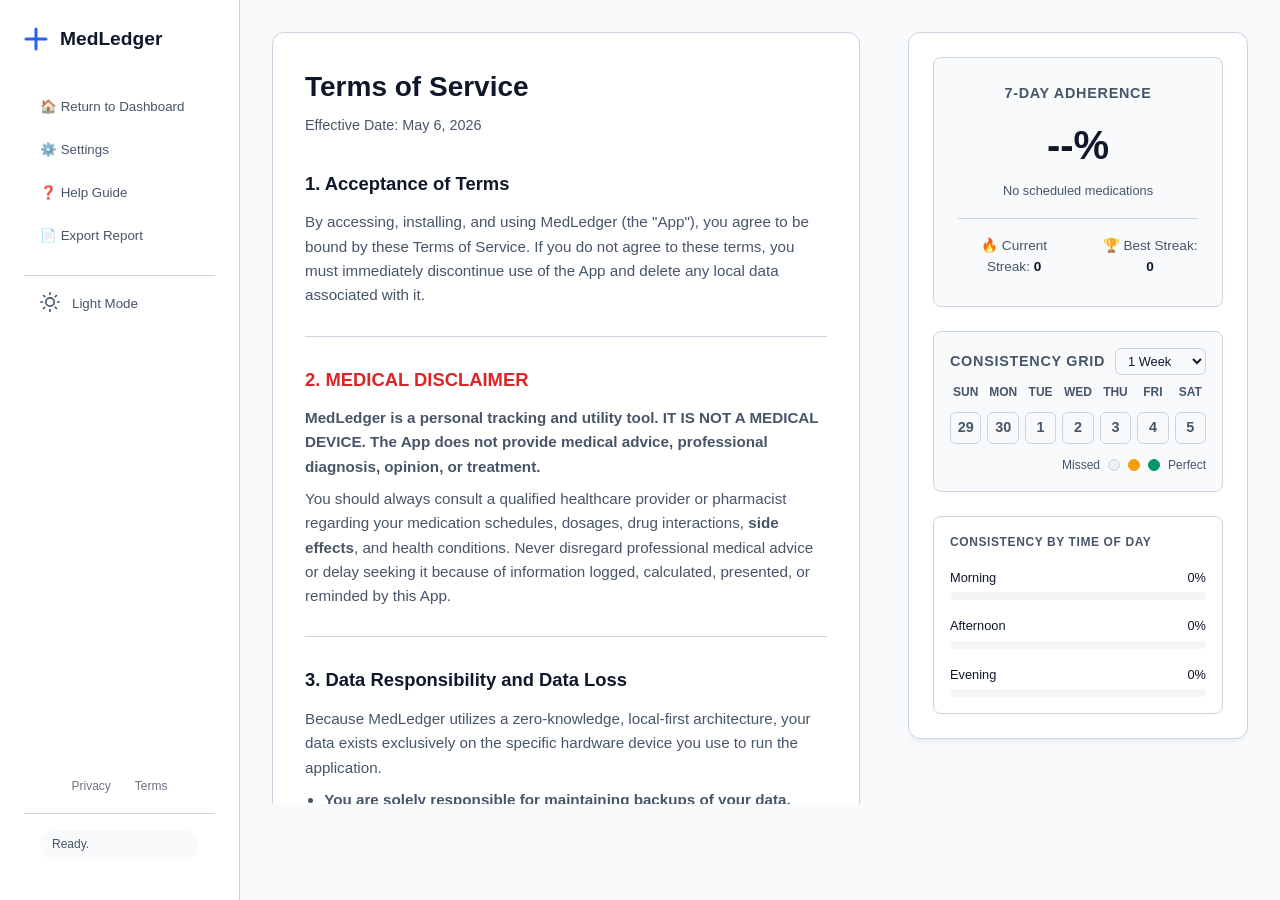
<file: terms.html>
<!DOCTYPE html>
<html lang="en">
<head>
    <meta charset="UTF-8">
    <meta name="viewport" content="width=device-width, initial-scale=1.0">
    <meta name="theme-color" content="#18181b">
    <link rel="stylesheet" href="newstyle.css">
    <link rel="manifest" href="manifest.json">
    <meta name="apple-mobile-web-app-capable" content="yes">
    <meta name="apple-mobile-web-app-status-bar-style" content="black-translucent">
    <meta name="apple-mobile-web-app-title" content="MedLedger">
    <link rel="apple-touch-icon" href="/icon.png">
    <title>Terms of Service - MedLedger</title>
</head>
<body>
    <div class="app-shell">
        <aside class="sidebar-nav">
            <div class="sidebar-brand">
                <svg width="24" height="24" viewBox="0 0 24 24" fill="none" stroke="var(--accent-color)" stroke-width="3" stroke-linecap="round" stroke-linejoin="round"><path d="M12 2v20M2 12h20"/></svg>
                <span>MedLedger</span>
            </div>
            <nav>
                <button class="nav-item" onclick="window.location.href='index.html'">🏠 Return to Dashboard</button>
                <button class="nav-item nav-dev-mode-btn" onclick="if(typeof toggleDevMode === 'function') toggleDevMode()" style="display: none;">🛠 Dev Mode</button>
                <button class="nav-item" onclick="document.getElementById('settings-modal').showModal()">⚙️ Settings</button>
                <button class="nav-item" onclick="if(typeof openHelpModal === 'function') openHelpModal()">❓ Help Guide</button>
                <button class="nav-item" onclick="if(typeof exportHTMLReport === 'function') exportHTMLReport()">📄 Export Report</button>
                
                <button class="nav-item theme-toggle-btn" aria-label="Toggle Theme" style="display: flex; align-items: center; gap: 0.75rem; margin-top: 1rem; padding-top: 1rem; border-top: 1px solid var(--border-color); border-radius: 0;">
                    <span class="theme-icon-slot"></span>
                    <span class="theme-text-slot">Theme</span>
                </button>
            </nav>
            <div style="margin-top: auto; display: flex; flex-direction: column;">
                <div style="display: flex; justify-content: center; gap: 1.5rem; padding-bottom: 1rem; font-size: 0.75rem;">
                    <a href="privacy.html" class="legal-link">Privacy</a>
                    <a href="terms.html" class="legal-link">Terms</a>
                </div>
                <div id="sidebar-status-container" style="padding: 1rem; border-top: 1px solid var(--border-color);">
                    <div id="sidebar-status" class="status-indicator">Initializing...</div>
                </div>
            </div>
        </aside>

        <header class="app-header">
            <div class="header-content">
                <h1>MedLedger</h1>
                <div class="header-controls">
                    <div id="status-bar" class="status-indicator" style="display: none;">Initializing...</div>

                    <div class="nav-dev-mode-btn" style="display: none;">
                        <button aria-label="Toggle Dev Mode" class="icon-btn" onclick="if(typeof toggleDevMode === 'function') toggleDevMode()" style="color: var(--danger-color);">
                            <svg width="20" height="20" viewBox="0 0 24 24" fill="none" stroke="currentColor" stroke-width="2" stroke-linecap="round" stroke-linejoin="round">
                                <path d="M10.29 3.86L1.82 18a2 2 0 0 0 1.71 3h16.94a2 2 0 0 0 1.71-3L13.71 3.86a2 2 0 0 0-3.42 0z"></path>
                                <line x1="12" y1="9" x2="12" y2="13"></line>
                                <line x1="12" y1="17" x2="12.01" y2="17"></line>
                            </svg>
                        </button>
                    </div>
                    
                    <button class="icon-btn" onclick="window.location.href='index.html'" aria-label="Return to Dashboard"><svg width="20" height="20" viewBox="0 0 24 24" fill="none" stroke="currentColor" stroke-width="2" stroke-linecap="round" stroke-linejoin="round"><path d="M3 9l9-7 9 7v11a2 2 0 0 1-2 2H5a2 2 0 0 1-2-2z"></path><polyline points="9 22 9 12 15 12 15 22"></polyline></svg></button>
                    <button id="help-toggle" aria-label="Help Guide" class="icon-btn" onclick="if(typeof openHelpModal === 'function') openHelpModal()"><svg width="20" height="20" viewBox="0 0 24 24" fill="none" stroke="currentColor" stroke-width="2" stroke-linecap="round" stroke-linejoin="round"><circle cx="12" cy="12" r="10"></circle><path d="M9.09 9a3 3 0 0 1 5.83 1c0 2-3 3-3 3"></path><line x1="12" y1="17" x2="12.01" y2="17"></line></svg></button>
                    <button id="settings-toggle" aria-label="Settings" class="icon-btn" onclick="document.getElementById('settings-modal').showModal()"><svg width="20" height="20" viewBox="0 0 24 24" fill="none" stroke="currentColor" stroke-width="2" stroke-linecap="round" stroke-linejoin="round"><circle cx="12" cy="12" r="3"></circle><path d="M19.4 15a1.65 1.65 0 0 0 .33 1.82l.06.06a2 2 0 0 1 0 2.83 2 2 0 0 1-2.83 0l-.06-.06a1.65 1.65 0 0 0-1.82-.33 1.65 1.65 0 0 0-1 1.51V21a2 2 0 0 1-2 2 2 2 0 0 1-2-2v-.09A1.65 1.65 0 0 0 9 19.4a1.65 1.65 0 0 0-1.82.33l-.06.06a2 2 0 0 1 0-2.83 2 2 0 0 1 2.83 0l.06.06a1.65 1.65 0 0 0 1.82.33H9a1.65 1.65 0 0 0 1-1.51V3a2 2 0 0 1 2-2 2 2 0 0 1 2 2v.09a1.65 1.65 0 0 0 1 1.51 1.65 1.65 0 0 0 1.82-.33l.06-.06a2 2 0 0 1 2.83 0 2 2 0 1 1 0 2.83l-.06.06a1.65 1.65 0 0 0-.33 1.82V9a1.65 1.65 0 0 0 1.51 1H21a2 2 0 0 1 2 2 2 2 0 0 1-2 2h-.09a1.65 1.65 0 0 0-1.51 1z"></path></svg></button>
                    <button aria-label="Toggle Theme" class="icon-btn theme-toggle-btn"><span class="theme-icon-slot"></span></button>
                </div>
            </div>
        </header>

        <main id="app">
            <div class="main-content-area">
                <div class="card" style="padding: 2rem;">
                    <h2 style="font-size: 1.75rem; margin-bottom: 0.25rem;">Terms of Service</h2>
                    <div style="color: var(--text-secondary); margin-bottom: 2rem; font-size: 0.9rem;">Effective Date: May 6, 2026</div>
                    
                    <div class="help-section">
                        <h3>1. Acceptance of Terms</h3>
                        <p>By accessing, installing, and using MedLedger (the "App"), you agree to be bound by these Terms of Service. If you do not agree to these terms, you must immediately discontinue use of the App and delete any local data associated with it.</p>
                    </div>

                    <div class="help-section">
                        <h3 style="color: var(--danger-color);">2. MEDICAL DISCLAIMER</h3>
                        <p><b>MedLedger is a personal tracking and utility tool. IT IS NOT A MEDICAL DEVICE. The App does not provide medical advice, professional diagnosis, opinion, or treatment.</b></p>
                        <p>You should always consult a qualified healthcare provider or pharmacist regarding your medication schedules, dosages, drug interactions, <b>side effects</b>, and health conditions. Never disregard professional medical advice or delay seeking it because of information logged, calculated, presented, or reminded by this App.</p>
                    </div>

                    <div class="help-section">
                        <h3>3. Data Responsibility and Data Loss</h3>
                        <p>Because MedLedger utilizes a zero-knowledge, local-first architecture, your data exists exclusively on the specific hardware device you use to run the application.</p>
                        <ul style="padding-left: 1.2rem; margin-top: 0.5rem;">
                            <li style="margin-bottom: 0.25rem;"><b>You are solely responsible for maintaining backups of your data.</b></li>
                            <li style="margin-bottom: 0.25rem;">If you clear your browser cache, run aggressive system-cleaning software, lose your device, or forget your Data Vault encryption password, your data will be permanently and irreversibly destroyed.</li>
                            <li>The developer assumes no responsibility or liability for lost data, missed medications, inventory discrepancies, or any physical, medical, or digital consequences arising from the use or failure of the App.</li>
                        </ul>
                    </div>

                    <div class="help-section">
                        <h3>4. "As-Is" Software and Limitation of Liability</h3>
                        <p>The App is provided on an "AS IS" and "AS AVAILABLE" basis without any warranties of any kind. To the fullest extent permitted by applicable law, the developer makes no guarantees, expressed or implied, regarding the uptime, notification reliability, browser compatibility, security, or absolute accuracy of the software.</p>
                        <p>In no event shall the developer or associated parties be liable for any direct, indirect, incidental, special, consequential, or punitive damages resulting from your use of or inability to use the App.</p>
                    </div>

                    <div class="help-section">
                        <h3>5. Clinical Data & Interaction Warnings</h3>
                        <p>The App features tools that query external clinical databases (OpenFDA, Wikidata) and internal reference files (`interactions.json`) to provide supplemental data and interaction warnings.</p>
                        <ul style="padding-left: 1.2rem; margin-top: 0.5rem;">
                            <li style="margin-bottom: 0.25rem;"><b>NON-EXHAUSTIVE WARNINGS:</b> The local interaction warning system relies on a limited, static database. It is NOT exhaustive. It may not flag all dangerous combinations, dietary conflicts, or personal allergies. <b>The absence of a warning does not indicate that a combination is safe.</b></li>
                            <li style="margin-bottom: 0.25rem;"><b>SIDE EFFECTS:</b> Information regarding adverse reactions and known side effects is retrieved from third-party clinical registries. The App does not monitor your physical health or provide clinical assessment of these symptoms.</li>
                            <li>You agree that the developer holds no liability for any errors, omissions, or medical consequences arising from missed, inaccurate, or ignored interaction warnings. These tools are provided strictly for informational convenience.</li>
                        </ul>
                    </div>

                    <div class="help-section">
                        <h3>6. Standalone Transparency Tools</h3>
                        <p>The standalone <b>Vault Data Inspector</b> is provided "as-is" for the purpose of personal auditing. Use of this tool is at your own risk and should be performed in a secure environment. The developer makes no warranties regarding the accuracy of the raw data rendering for specific user-modified files.</p>
                    </div>

                    <div class="help-section">
                        <h3>7. Acceptable Use</h3>
                        <p>You agree to use the App only for its intended purpose as a personal medication tracking utility. You agree not to attempt to reverse-engineer the encryption mechanisms, exploit the local-storage framework maliciously, or use the App to engage in any illegal activity.</p>
                    </div>

                    <div class="help-section">
                        <h3>8. Modifications to the Terms</h3>
                        <p>We reserve the right to modify these Terms of Service at any time. Any modifications will be posted to this page. Your continued use of the App after any such changes constitutes your acceptance of the new Terms.</p>
                    </div>
                </div>
                <div id="checklist-container" style="display: none;"></div><ul id="history-list" style="display: none;"></ul>
            </div>

            <div class="side-content-area">
                <section id="log-history" class="card tab-view active-view" style="display: block !important;">
                    <div id="adherence-dashboard" style="background-color: var(--bg-primary); border: 1px solid var(--border-color); border-radius: 8px; padding: 1.5rem; margin-bottom: 1.5rem; text-align: center; display: flex; flex-direction: column; align-items: center; position: relative;"><h3 style="margin: 0; font-size: 0.9rem; color: var(--text-secondary); text-transform: uppercase; letter-spacing: 0.05em;">7-Day Adherence</h3><div id="adherence-score" style="font-size: 2.5rem; font-weight: bold; color: var(--text-primary); margin-top: 0.5rem;">--%</div><div id="adherence-subtext" style="font-size: 0.8rem; color: var(--text-secondary); margin-top: 0.25rem;">Calculating...</div><div class="streak-stats" style="display: flex; justify-content: center; gap: 2rem; width: 100%; margin-top: 1rem; padding-top: 1rem; border-top: 1px solid var(--border-color); font-size: 0.85rem; color: var(--text-secondary);"><div style="margin-bottom: 0.25rem;">🔥 Current Streak: <strong id="current-streak" style="color: var(--text-primary);">0</strong></div><div>🏆 Best Streak: <strong id="longest-streak" style="color: var(--text-primary);">0</strong></div></div></div>
                    <div id="heatmap-container" style="background-color: var(--bg-primary); border: 1px solid var(--border-color); border-radius: 8px; padding: 1rem; margin-bottom: 1.5rem;"><div style="display: flex; justify-content: space-between; align-items: center; margin-bottom: 0.5rem;"><h3 style="margin: 0; font-size: 0.9rem; color: var(--text-secondary); text-transform: uppercase; letter-spacing: 0.05em;">Consistency Grid</h3><select id="heatmap-range" style="width: auto; padding: 0.25rem 0.5rem; font-size: 0.8rem; border-color: var(--border-color);"><option value="7" selected>1 Week</option><option value="30">1 Month</option><option value="90">3 Months</option></select></div><div id="heatmap-grid" class="heatmap-grid"></div><div id="heatmap-details" style="display:none; padding: 1rem; margin-top: 1rem; background: var(--bg-surface); border: 1px solid var(--border-color); border-radius: 6px; font-size: 0.9rem;"></div><div style="display: flex; justify-content: flex-end; align-items: center; gap: 0.5rem; margin-top: 0.75rem; font-size: 0.75rem; color: var(--text-secondary);"><span>Missed</span><div class="heatmap-cell level-0" style="width: 12px; height: 12px; min-width: auto; min-height: auto;"></div><div class="heatmap-cell level-1" style="width: 12px; height: 12px; min-width: auto; min-height: auto;"></div><div class="heatmap-cell level-2" style="width: 12px; height: 12px; min-width: auto; min-height: auto;"></div><span>Perfect</span></div></div>
                    <div id="analytics-insights" class="insights-grid"></div>            
                </section>
            </div>

            <div class="mobile-legal-footer" style="grid-column: 1 / -1; padding: 1rem 0; display: flex; justify-content: center; gap: 2rem; font-size: 0.85rem; border-top: 1px solid var(--border-color); margin-top: 1rem;"><a href="privacy.html" class="legal-link">Privacy Policy</a><a href="terms.html" class="legal-link">Terms of Service</a></div>
        </main>
    </div>

    <dialog id="settings-modal" class="card modal" style="max-height: 90vh; overflow-y: auto;">
        <h2>System Settings</h2>
        <div class="checklist" style="margin-bottom: 2rem;">
            <label class="med-item" style="cursor:pointer; margin-bottom: 0.5rem;"><input type="checkbox" id="toggle-babysitter" class="med-checkbox"><span class="med-details"><span class="med-name">No Babysitter Mode</span><span class="med-dose">Disables all confirmation dialogs for deletions.</span></span></label>
            <label class="med-item" style="cursor:pointer; margin-bottom: 0.5rem;"><input type="checkbox" id="toggle-expert" class="med-checkbox"><span class="med-details"><span class="med-name">Expert Mode</span><span class="med-dose">Double-click to instantly log a med. Ctrl+Enter to batch log.</span></span></label>
            <label class="med-item" style="cursor:pointer; margin-bottom: 0.5rem;"><input type="checkbox" id="toggle-reminders" class="med-checkbox"><span class="med-details"><span class="med-name">Enable Local Reminders</span><span class="med-dose">Triggers native push notifications for scheduled items.</span></span></label>
            <label class="med-item" style="cursor:pointer;"><input type="checkbox" id="toggle-inventory" class="med-checkbox"><span class="med-details"><span class="med-name">Enable Pill Tracker</span><span class="med-dose">Tracks remaining pills and warns when inventory is low.</span></span></label>
            <label class="med-item" style="cursor:pointer; margin-bottom: 0.5rem;"><input type="checkbox" id="toggle-lookup" class="med-checkbox"><span class="med-details"><span class="med-name">Enable Clinical Lookups</span><span class="med-dose">Auto-fetches drug info from OpenFDA/Wikidata when adding meds.</span></span></label>
        </div>

        <div style="border-top: 1px solid var(--border-color); padding-top: 1.5rem; margin-top: 1.5rem; margin-bottom: 2rem;">
            <h3 style="font-size: 1rem; margin-bottom: 1rem; color: var(--danger-color); display: flex; align-items: center; gap: 0.5rem;"><svg width="18" height="18" viewBox="0 0 24 24" fill="none" stroke="currentColor" stroke-width="2" stroke-linecap="round" stroke-linejoin="round"><path d="M10.29 3.86L1.82 18a2 2 0 0 0 1.71 3h16.94a2 2 0 0 0 1.71-3L13.71 3.86a2 2 0 0 0-3.42 0z"></path><line x1="12" y1="9" x2="12" y2="13"></line><line x1="12" y1="17" x2="12.01" y2="17"></line></svg>Advanced / Testing</h3>
            <label class="med-item" style="cursor:pointer; margin-bottom: 0.5rem; border: 1px solid var(--border-color);"><input type="checkbox" id="toggle-dev-menu" class="med-checkbox" style="accent-color: var(--danger-color);"><span class="med-details"><span class="med-name">Enable Developer Sandbox</span><span class="med-dose">Shows the Dev Mode toggle in the navigation menu.</span></span></label>
            <div id="dev-menu-warning" style="display: none; padding: 1rem; background: rgba(239, 68, 68, 0.05); border: 1px solid var(--danger-color); border-radius: 8px; margin-left: 2.5rem; margin-bottom: 1rem;"><label style="display: flex; align-items: flex-start; gap: 0.75rem; cursor: pointer;"><input type="checkbox" id="confirm-dev-mode" class="med-checkbox" style="margin: 0; width: 1.5rem; height: 1.5rem; accent-color: var(--danger-color);"><span style="font-size: 0.85rem; color: var(--text-primary); line-height: 1.4;">I understand that activating Dev Mode overwrites the active view with <strong>fake, procedurally generated data</strong> for testing purposes, and is not to be used for maintaining actual medication records.</span></label></div>
        </div>
        
        <form id="vault-auth-form" class="vault-section" style="border-top: 1px solid var(--border-color); padding-top: 1.5rem;" onsubmit="event.preventDefault();">
            <h2>The Data Vault</h2>
            <p style="font-size: 0.875rem; color: var(--text-secondary); margin-bottom: 1rem;">Set a password to encrypt data locally before syncing or exporting.</p>
            <input type="text" name="username" autocomplete="username" value="MedLedger_Vault" style="position: absolute; width: 1px; height: 1px; opacity: 0; pointer-events: none;" tabindex="-1">
            <div class="form-group vault-input-wrapper">
                <input type="password" id="vault-password" name="password" placeholder="Encryption Password" autocomplete="current-password">
                <button type="button" id="btn-peek-password" class="icon-btn peek-btn" aria-label="Peek at Password" onclick="if(typeof togglePasswordVisibility === 'function') togglePasswordVisibility()"><svg id="peek-icon" width="20" height="20" viewBox="0 0 24 24" fill="none" stroke="currentColor" stroke-width="2" stroke-linecap="round" stroke-linejoin="round"><path d="M1 12s4-8 11-8 11 8 11 8-4 8-11 8-11-8-11-8z"></path><circle cx="12" cy="12" r="3"></circle></svg></button>
            </div>
            <div id="session-lock-controls" style="display: none; justify-content: space-between; align-items: center; margin-top: 0.5rem; padding: 0.5rem; background: rgba(16, 185, 129, 0.1); border-radius: 4px; border: 1px solid var(--success-color);"><span style="font-size: 0.85rem; color: var(--success-color); display: flex; align-items: center; gap: 0.5rem;"><svg width="16" height="16" viewBox="0 0 24 24" fill="none" stroke="currentColor" stroke-width="2" stroke-linecap="round" stroke-linejoin="round"><rect x="3" y="11" width="18" height="11" rx="2" ry="2"></rect><path d="M7 11V7a5 5 0 0 1 10 0v4"></path></svg>Vault Unlocked</span><button type="button" id="btn-lock-vault" class="btn btn-secondary" style="padding: 0.25rem 0.75rem; font-size: 0.8rem;">Lock Now</button></div>
            <div style="margin-top: 1.5rem; padding: 1rem; background: rgba(0,0,0,0.1); border-radius: 4px; border: 1px solid var(--border-color);"><h3 style="font-size: 1rem; margin-bottom: 0.75rem; display: flex; align-items: center; gap: 0.5rem;"><svg width="18" height="18" viewBox="0 0 24 24" fill="none" stroke="currentColor" stroke-width="2" stroke-linecap="round" stroke-linejoin="round"><path d="M21 15v4a2 2 0 0 1-2 2H5a2 2 0 0 1-2-2v-4"></path><polyline points="17 8 12 3 7 8"></polyline><line x1="12" y1="3" x2="12" y2="15"></line></svg>Cloud Sync (Google Drive)</h3><button type="button" id="btn-gdrive-login" class="btn btn-secondary" style="width: 100%;" onclick="if(typeof loginGoogleDrive === 'function') loginGoogleDrive()">Sign in to Google</button><div id="cloud-sync-controls" class="cloud-controls" style="display: none; flex-wrap: wrap;"><button type="button" id="btn-cloud-push" class="btn btn-primary" style="flex: 1;">Push to Cloud</button><button type="button" id="btn-cloud-pull" class="btn btn-secondary" style="flex: 1;">Pull from Cloud</button><button type="button" id="btn-gdrive-logout" class="btn btn-danger" style="flex: 100%; margin-top: 0.5rem; margin-right: 0;" onclick="if(typeof logoutGoogleDrive === 'function') logoutGoogleDrive()">Disconnect Cloud</button></div></div>
            <div style="margin-top: 1rem; padding: 1rem; background: rgba(0,0,0,0.1); border-radius: 4px; border: 1px solid var(--border-color);"><h3 style="font-size: 1rem; margin-bottom: 0.75rem; display: flex; align-items: center; gap: 0.5rem;"><svg width="18" height="18" viewBox="0 0 24 24" fill="none" stroke="currentColor" stroke-width="2" stroke-linecap="round" stroke-linejoin="round"><path d="M22 19a2 2 0 0 1-2 2H4a2 2 0 0 1-2-2V5a2 2 0 0 1 2-2h5l2 3h9a2 2 0 0 1 2 2z"></path></svg>Local Vault</h3><div class="action-group" style="margin: 0;"><button type="button" id="btn-export-vault" class="btn btn-secondary" style="font-size: 0.85rem; flex: 1;">Backup Device</button><label for="import-vault-file" class="btn btn-secondary" style="cursor: pointer; font-size: 0.85rem; flex: 1; text-align: center; margin: 0;">Restore Device</label><input type="file" id="import-vault-file" accept=".medvault,.json" style="display: none;" onclick="this.value=null;"></div></div>
            <div style="margin-top: 1rem; padding: 1rem; background: rgba(0,0,0,0.1); border-radius: 4px; border: 1px solid var(--border-color);"><h3 style="font-size: 1rem; margin-bottom: 0.75rem; display: flex; align-items: center; gap: 0.5rem;"><svg width="18" height="18" viewBox="0 0 24 24" fill="none" stroke="currentColor" stroke-width="2" stroke-linecap="round" stroke-linejoin="round"><path d="M14 2H6a2 2 0 0 0-2 2v16a2 2 0 0 0 2 2h12a2 2 0 0 0 2-2V8z"></path><polyline points="14 2 14 8 20 8"></polyline><line x1="16" y1="13" x2="8" y2="13"></line><line x1="16" y1="17" x2="8" y2="17"></line><polyline points="10 9 9 9 8 9"></polyline></svg>Clinician Reports</h3><div class="action-group" style="margin: 0;"><button type="button" id="btn-export-csv" class="btn btn-secondary" style="font-size: 0.85rem; flex: 1;">Data (CSV)</button><button type="button" id="btn-export-html" class="btn btn-primary" style="font-size: 0.85rem; flex: 2;">Printable Report (HTML)</button></div></div>
            <div style="margin-top: 1rem; padding: 1rem; background: rgba(0,0,0,0.1); border-radius: 4px; border: 1px solid var(--border-color);"><h3 style="font-size: 1rem; margin-bottom: 0.75rem; display: flex; align-items: center; gap: 0.5rem;"><svg width="18" height="18" viewBox="0 0 24 24" fill="none" stroke="currentColor" stroke-width="2" stroke-linecap="round" stroke-linejoin="round"><rect x="2" y="2" width="20" height="8" rx="2" ry="2"></rect><rect x="2" y="14" width="20" height="8" rx="2" ry="2"></rect><line x1="6" y1="6" x2="6.01" y2="6"></line><line x1="6" y1="18" x2="6.01" y2="18"></line></svg>Data Management</h3><div style="font-size: 0.85rem; color: var(--text-secondary); margin-bottom: 0.75rem;">Move old logs to cold storage to keep the app fast. Restore them anytime for complete clinical exports.</div><div class="inline-form" style="margin-bottom: 0.5rem; align-items: stretch;"><input type="number" id="archive-days" value="90" min="1" style="flex: 1; padding: 0.5rem; max-width: 80px;" title="Days to keep active"><button type="button" id="btn-archive-logs" class="btn btn-secondary" style="flex: 2; font-size: 0.85rem;">Archive Older Days</button></div><button type="button" id="btn-restore-archives" class="btn btn-primary" style="width: 100%; font-size: 0.85rem; margin-top: 0.25rem;">Restore All Archives to Active</button></div>
            <div id="vault-status" style="margin-top: 0.5rem; font-size: 0.875rem; font-weight: bold; text-align: center;"></div>
        </form>

        <div class="action-group modal-actions" style="margin-top: 1.5rem;"><button type="button" id="btn-close-settings" class="btn btn-primary" style="width:100%;" onclick="document.getElementById('settings-modal').close()">Done</button></div>
    </dialog>

    <script src="app.js"></script>
    <script src="dev.js"></script>
    <script src="engine.js"></script>
    <script src="clinical.js"></script>
    <script src="help.js"></script>
    <script src="ui.js"></script>
    <script src="vault.js"></script>
    <script src="analytics.js"></script>
    <script src="https://accounts.google.com/gsi/client" async defer onload="if(typeof initGoogleSync === 'function') initGoogleSync()"></script>
</body>
</html>
</file>
<file: newstyle.css>
/* newstyle.css - Master Entry Point */
@import url('vars.css');
@import url('base.css');
@import url('layout.css');
@import url('components.css');
@import url('modules.css');
</file>
